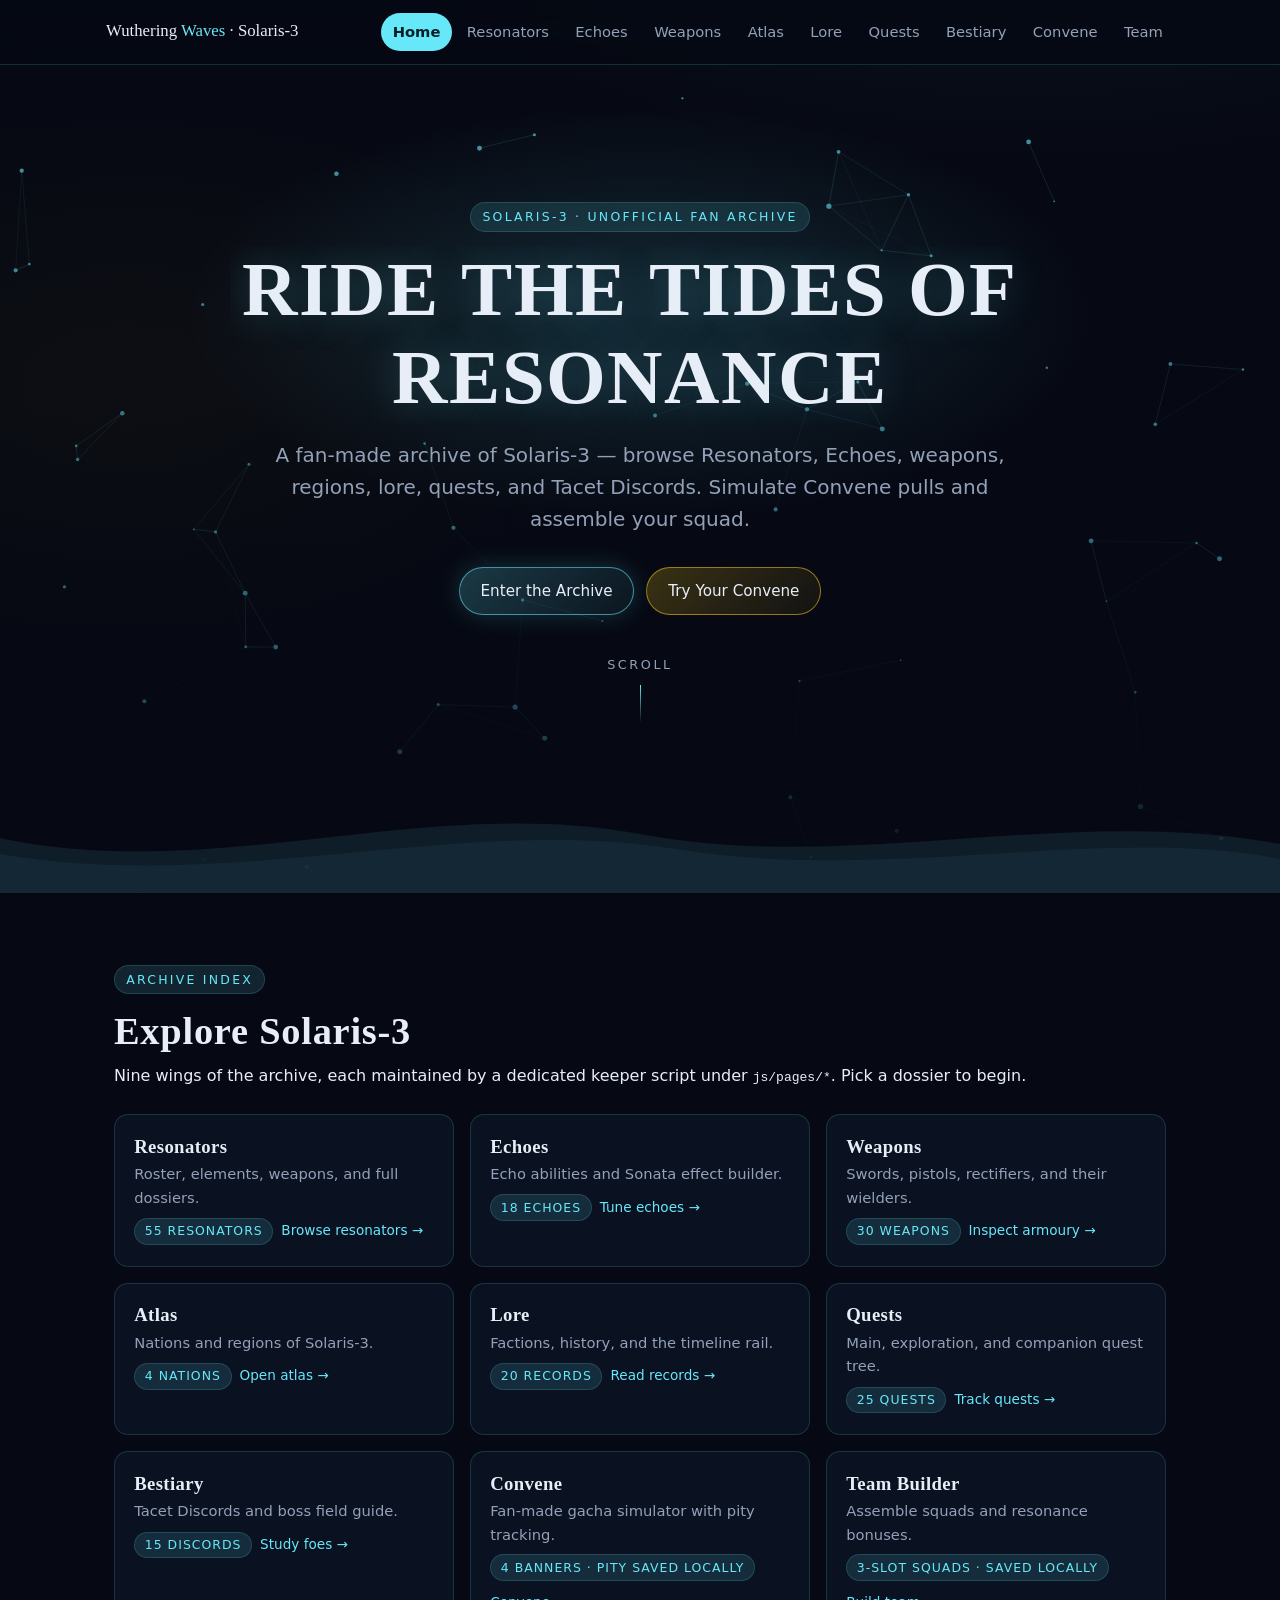
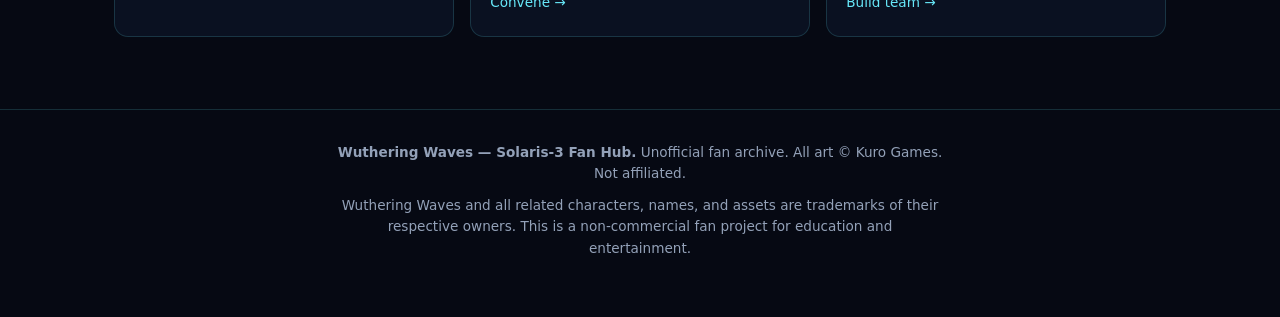
<file: index.html>
<!DOCTYPE html>
<html lang="en">
<head>
  <meta charset="UTF-8" />
  <meta name="viewport" content="width=device-width, initial-scale=1.0" />
  <meta name="description" content="Wuthering Waves unofficial fan archive — hub for resonators, echoes, weapons, atlas, lore, quests, bestiary, convene, and team building." />
  <title>Wuthering Waves — Solaris-3 Fan Archive</title>
  <link rel="stylesheet" href="styles/main.css" />
  <link rel="stylesheet" href="styles/pages.css" />
</head>
<body>
  <a class="skip-link" href="#hub">Skip to archive index</a>

  <header data-shared-nav>
    <nav class="nav-inner" aria-label="Primary">
      <a class="nav-brand" href="index.html">Wuthering <span>Waves</span> · Solaris-3</a>
      <button class="nav-toggle" type="button" aria-expanded="false" aria-label="Toggle navigation menu">☰</button>
      <ul class="nav-links">
        <li><a href="index.html">Home</a></li>
        <li><a href="resonators.html">Resonators</a></li>
        <li><a href="echoes.html">Echoes</a></li>
        <li><a href="weapons.html">Weapons</a></li>
        <li><a href="atlas.html">Atlas</a></li>
        <li><a href="lore.html">Lore</a></li>
        <li><a href="quests.html">Quests</a></li>
        <li><a href="bestiary.html">Bestiary</a></li>
        <li><a href="convene.html">Convene</a></li>
        <li><a href="team.html">Team</a></li>
      </ul>
    </nav>
  </header>

  <main id="page-home">
    <!-- ================= HERO ================= -->
    <section id="hero" aria-labelledby="hero-title">
      <canvas id="tacet-canvas" aria-hidden="true"></canvas>
      <div class="hero-content">
        <span class="section-eyebrow">Solaris-3 · Unofficial Fan Archive</span>
        <h1 id="hero-title">RIDE THE TIDES OF RESONANCE</h1>
        <p id="hero-subtitle">A fan-made archive of Solaris-3 — browse Resonators, Echoes, weapons, regions, lore, quests, and Tacet Discords. Simulate Convene pulls and assemble your squad.</p>
        <div id="hero-cta">
          <a class="btn btn-primary" href="#hub">Enter the Archive</a>
          <a class="btn btn-gold" href="convene.html">Try Your Convene</a>
        </div>
        <div class="scroll-cue" aria-hidden="true">Scroll</div>
      </div>
      <svg class="waves" viewBox="0 0 1440 120" preserveAspectRatio="none" aria-hidden="true">
        <path class="wave-path" d="M0,64 C240,110 480,20 720,60 C960,100 1200,30 1440,70 L1440,120 L0,120 Z" fill="rgba(103,232,249,0.10)"></path>
        <path class="wave-path" d="M0,80 C260,120 520,40 760,75 C1000,110 1240,50 1440,85 L1440,120 L0,120 Z" fill="rgba(103,232,249,0.06)"></path>
      </svg>
    </section>

    <!-- ================= HUB ================= -->
    <section id="hub" aria-labelledby="hub-heading">
      <span class="section-eyebrow">Archive Index</span>
      <h2 id="hub-heading">Explore Solaris-3</h2>
      <p class="lead">Nine wings of the archive, each maintained by a dedicated keeper script under <code>js/pages/*</code>. Pick a dossier to begin.</p>
      <ul class="hub-grid">
        <li class="hub-card" data-reveal><a href="resonators.html"><h3>Resonators</h3><p>Roster, elements, weapons, and full dossiers.</p><span class="hub-count" data-count-for="resonators">55 Resonators</span><span class="hub-cta">Browse resonators →</span></a></li>
        <li class="hub-card" data-reveal><a href="echoes.html"><h3>Echoes</h3><p>Echo abilities and Sonata effect builder.</p><span class="hub-count" data-count-for="echoes">18 Echoes</span><span class="hub-cta">Tune echoes →</span></a></li>
        <li class="hub-card" data-reveal><a href="weapons.html"><h3>Weapons</h3><p>Swords, pistols, rectifiers, and their wielders.</p><span class="hub-count" data-count-for="weapons">30 Weapons</span><span class="hub-cta">Inspect armoury →</span></a></li>
        <li class="hub-card" data-reveal><a href="atlas.html"><h3>Atlas</h3><p>Nations and regions of Solaris-3.</p><span class="hub-count" data-count-for="regions">4 Nations</span><span class="hub-cta">Open atlas →</span></a></li>
        <li class="hub-card" data-reveal><a href="lore.html"><h3>Lore</h3><p>Factions, history, and the timeline rail.</p><span class="hub-count" data-count-for="lore">20 Records</span><span class="hub-cta">Read records →</span></a></li>
        <li class="hub-card" data-reveal><a href="quests.html"><h3>Quests</h3><p>Main, exploration, and companion quest tree.</p><span class="hub-count" data-count-for="quests">25 Quests</span><span class="hub-cta">Track quests →</span></a></li>
        <li class="hub-card" data-reveal><a href="bestiary.html"><h3>Bestiary</h3><p>Tacet Discords and boss field guide.</p><span class="hub-count" data-count-for="discords">15 Discords</span><span class="hub-cta">Study foes →</span></a></li>
        <li class="hub-card" data-reveal><a href="convene.html"><h3>Convene</h3><p>Fan-made gacha simulator with pity tracking.</p><span class="hub-count">4 Banners · pity saved locally</span><span class="hub-cta">Convene →</span></a></li>
        <li class="hub-card" data-reveal><a href="team.html"><h3>Team Builder</h3><p>Assemble squads and resonance bonuses.</p><span class="hub-count">3-slot squads · saved locally</span><span class="hub-cta">Build team →</span></a></li>
      </ul>
    </section>
  </main>

  <footer data-shared-footer>
    <p><strong>Wuthering Waves — Solaris-3 Fan Hub.</strong> Unofficial fan archive. All art © Kuro Games. Not affiliated.</p>
    <p>Wuthering Waves and all related characters, names, and assets are trademarks of their respective owners. This is a non-commercial fan project for education and entertainment.</p>
  </footer>

  <script type="module" src="js/common/layout.js"></script>
</body>
</html>
</file>
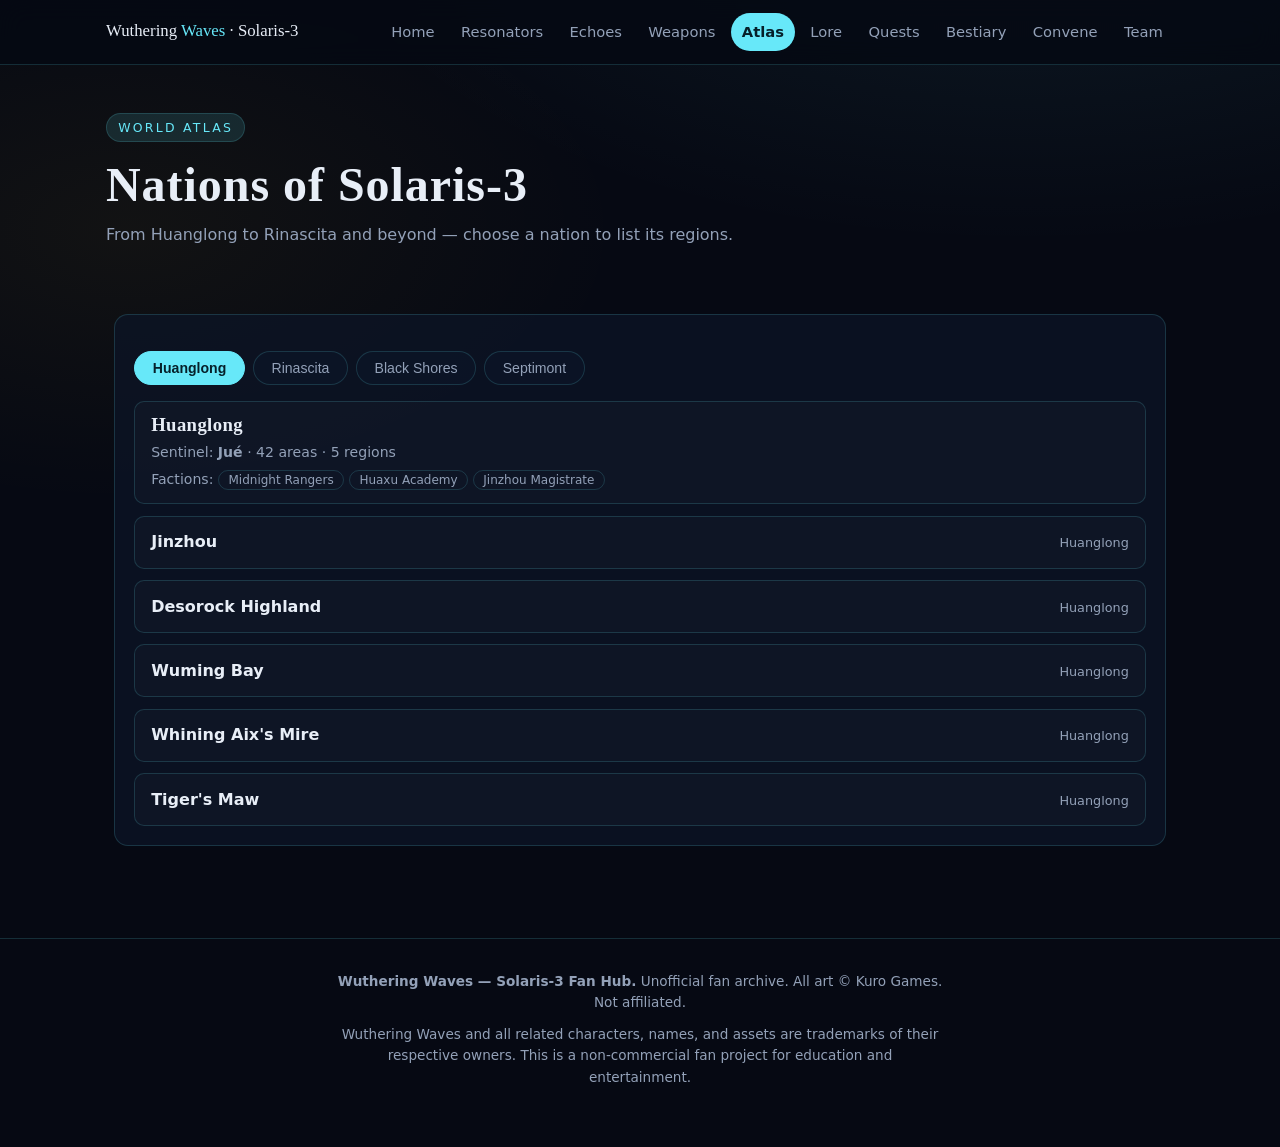
<file: atlas.html>
<!DOCTYPE html>
<html lang="en">
<head>
  <meta charset="UTF-8" />
  <meta name="viewport" content="width=device-width, initial-scale=1.0" />
  <meta name="description" content="Atlas of Solaris-3 — nations and regions. Unofficial fan archive." />
  <title>Atlas — Solaris-3 Fan Archive</title>
  <link rel="stylesheet" href="styles/main.css" />
  <link rel="stylesheet" href="styles/pages.css" />
</head>
<body>
  <a class="skip-link" href="#region-list">Skip to regions</a>

  <header data-shared-nav>
    <nav class="nav-inner" aria-label="Primary">
      <a class="nav-brand" href="index.html">Wuthering <span>Waves</span> · Solaris-3</a>
      <button class="nav-toggle" type="button" aria-expanded="false" aria-label="Toggle navigation menu">☰</button>
      <ul class="nav-links">
        <li><a href="index.html">Home</a></li>
        <li><a href="resonators.html">Resonators</a></li>
        <li><a href="echoes.html">Echoes</a></li>
        <li><a href="weapons.html">Weapons</a></li>
        <li><a href="atlas.html">Atlas</a></li>
        <li><a href="lore.html">Lore</a></li>
        <li><a href="quests.html">Quests</a></li>
        <li><a href="bestiary.html">Bestiary</a></li>
        <li><a href="convene.html">Convene</a></li>
        <li><a href="team.html">Team</a></li>
      </ul>
    </nav>
  </header>

  <main id="page-atlas">
    <div class="page-head">
      <span class="section-eyebrow">World Atlas</span>
      <h1>Nations of Solaris-3</h1>
      <p class="lead">From Huanglong to Rinascita and beyond — choose a nation to list its regions.</p>
    </div>

    <section class="archive-section" aria-label="Nations and regions">
      <div class="region-panel">
        <div id="nation-tabs" class="nation-tabs" role="tablist" aria-label="Nations">
          <button class="nation-tab active" role="tab" aria-selected="true" data-nation="Huanglong">Huanglong</button>
          <button class="nation-tab" role="tab" aria-selected="false" data-nation="Rinascita">Rinascita</button>
          <button class="nation-tab" role="tab" aria-selected="false" data-nation="Black Shores">Black Shores</button>
        </div>
        <ul id="region-list" aria-live="polite">
          <noscript><li>Enable JavaScript to browse regions.</li></noscript>
        </ul>
      </div>
      <!-- js/pages/atlas.js (atlas agent): renders #region-list per .nation-tab from data/atlas.json -->
    </section>
  </main>

  <footer data-shared-footer>
    <p><strong>Wuthering Waves — Solaris-3 Fan Hub.</strong> Unofficial fan archive. All art © Kuro Games. Not affiliated.</p>
    <p>Wuthering Waves and all related characters, names, and assets are trademarks of their respective owners. This is a non-commercial fan project for education and entertainment.</p>
  </footer>

  <script type="module" src="js/common/layout.js"></script>
</body>
</html>
</file>
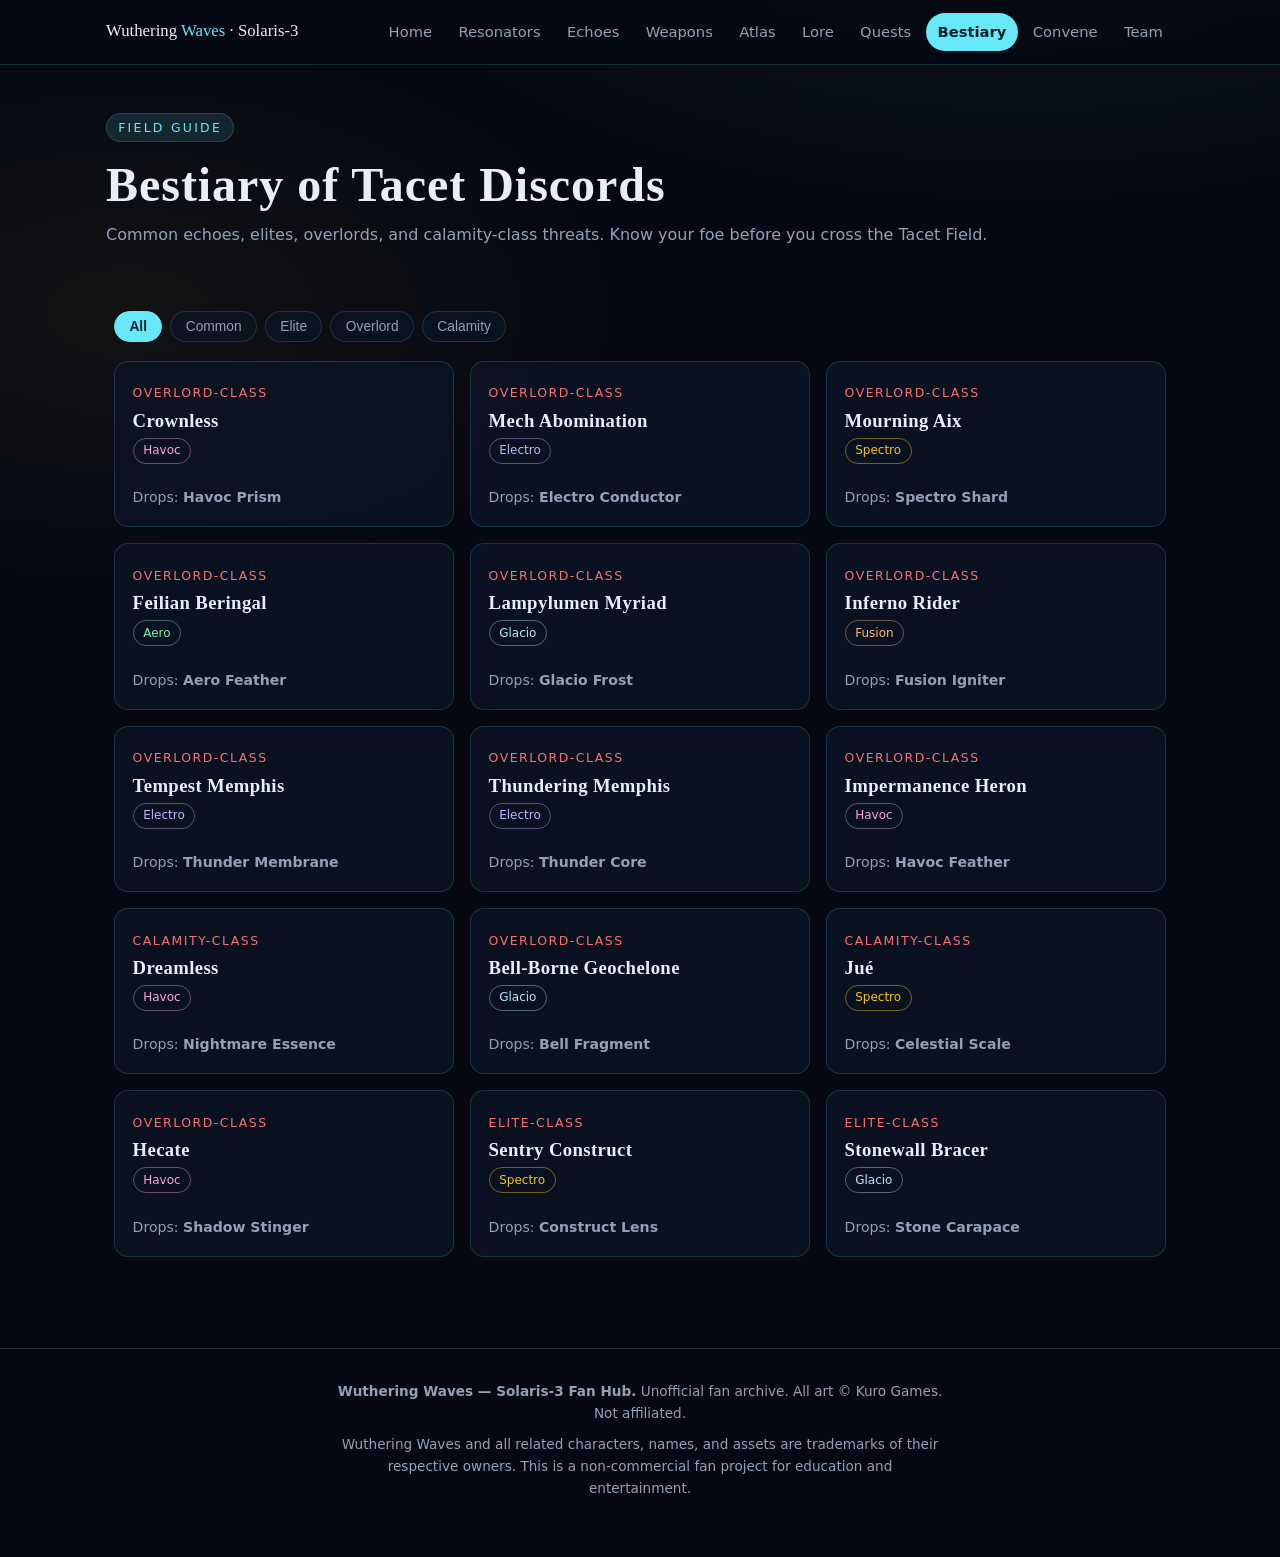
<file: bestiary.html>
<!DOCTYPE html>
<html lang="en">
<head>
  <meta charset="UTF-8" />
  <meta name="viewport" content="width=device-width, initial-scale=1.0" />
  <meta name="description" content="Bestiary of Tacet Discords — field guide to Solaris-3 foes. Unofficial fan archive." />
  <title>Bestiary — Solaris-3 Fan Archive</title>
  <link rel="stylesheet" href="styles/main.css" />
  <link rel="stylesheet" href="styles/pages.css" />
</head>
<body>
  <a class="skip-link" href="#bestiary-grid">Skip to bestiary</a>

  <header data-shared-nav>
    <nav class="nav-inner" aria-label="Primary">
      <a class="nav-brand" href="index.html">Wuthering <span>Waves</span> · Solaris-3</a>
      <button class="nav-toggle" type="button" aria-expanded="false" aria-label="Toggle navigation menu">☰</button>
      <ul class="nav-links">
        <li><a href="index.html">Home</a></li>
        <li><a href="resonators.html">Resonators</a></li>
        <li><a href="echoes.html">Echoes</a></li>
        <li><a href="weapons.html">Weapons</a></li>
        <li><a href="atlas.html">Atlas</a></li>
        <li><a href="lore.html">Lore</a></li>
        <li><a href="quests.html">Quests</a></li>
        <li><a href="bestiary.html">Bestiary</a></li>
        <li><a href="convene.html">Convene</a></li>
        <li><a href="team.html">Team</a></li>
      </ul>
    </nav>
  </header>

  <main id="page-bestiary">
    <div class="page-head">
      <span class="section-eyebrow">Field Guide</span>
      <h1>Bestiary of Tacet Discords</h1>
      <p class="lead">Common echoes, elites, overlords, and calamity-class threats. Know your foe before you cross the Tacet Field.</p>
    </div>

    <section class="archive-section" aria-label="Bestiary entries">
      <div class="bestiary-filters" aria-label="Bestiary filters">
        <!-- js/pages/bestiary.js (bestiary agent): injects class filter buttons here -->
      </div>
      <div id="bestiary-grid" class="archive-grid" aria-live="polite">
        <noscript><p>Enable JavaScript to browse the bestiary.</p></noscript>
      </div>
      <!-- js/pages/bestiary.js (bestiary agent): renders cards into #bestiary-grid from data/bestiary.json -->
    </section>
  </main>

  <footer data-shared-footer>
    <p><strong>Wuthering Waves — Solaris-3 Fan Hub.</strong> Unofficial fan archive. All art © Kuro Games. Not affiliated.</p>
    <p>Wuthering Waves and all related characters, names, and assets are trademarks of their respective owners. This is a non-commercial fan project for education and entertainment.</p>
  </footer>

  <script type="module" src="js/common/layout.js"></script>
</body>
</html>
</file>
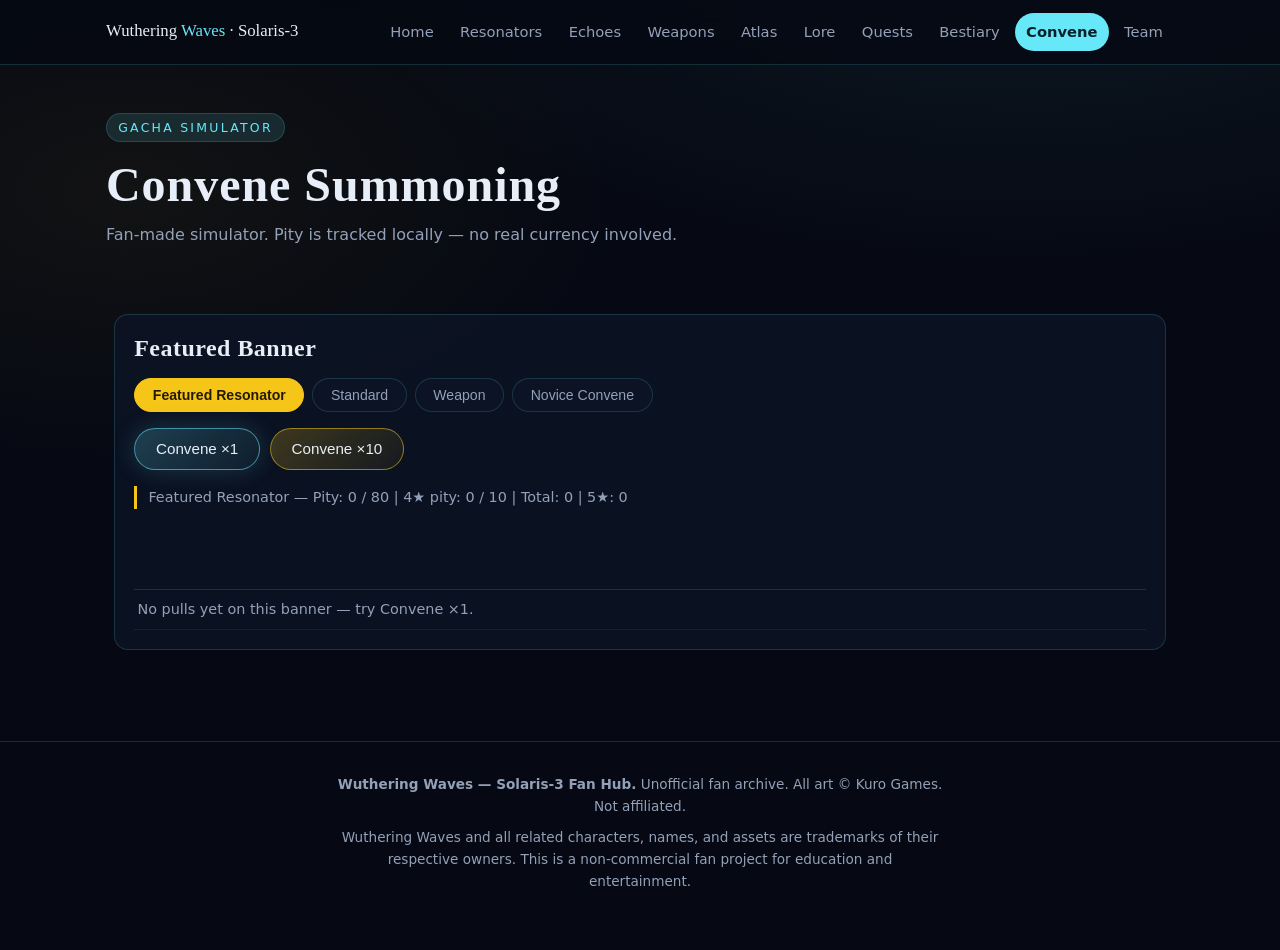
<file: convene.html>
<!DOCTYPE html>
<html lang="en">
<head>
  <meta charset="UTF-8" />
  <meta name="viewport" content="width=device-width, initial-scale=1.0" />
  <meta name="description" content="Convene simulator — fan-made gacha with pity tracking. Unofficial fan archive." />
  <title>Convene — Solaris-3 Fan Archive</title>
  <link rel="stylesheet" href="styles/main.css" />
  <link rel="stylesheet" href="styles/pages.css" />
</head>
<body>
  <a class="skip-link" href="#convene-results">Skip to results</a>

  <header data-shared-nav>
    <nav class="nav-inner" aria-label="Primary">
      <a class="nav-brand" href="index.html">Wuthering <span>Waves</span> · Solaris-3</a>
      <button class="nav-toggle" type="button" aria-expanded="false" aria-label="Toggle navigation menu">☰</button>
      <ul class="nav-links">
        <li><a href="index.html">Home</a></li>
        <li><a href="resonators.html">Resonators</a></li>
        <li><a href="echoes.html">Echoes</a></li>
        <li><a href="weapons.html">Weapons</a></li>
        <li><a href="atlas.html">Atlas</a></li>
        <li><a href="lore.html">Lore</a></li>
        <li><a href="quests.html">Quests</a></li>
        <li><a href="bestiary.html">Bestiary</a></li>
        <li><a href="convene.html">Convene</a></li>
        <li><a href="team.html">Team</a></li>
      </ul>
    </nav>
  </header>

  <main id="page-convene">
    <div class="page-head">
      <span class="section-eyebrow">Gacha Simulator</span>
      <h1>Convene Summoning</h1>
      <p class="lead">Fan-made simulator. Pity is tracked locally — no real currency involved.</p>
    </div>

    <section class="archive-section" aria-label="Convene simulator">
      <div class="banner-panel">
        <h2>Featured Banner</h2>
        <div id="banner-switcher" class="banner-switcher" role="tablist" aria-label="Convene banners">
          <button class="banner-btn active" role="tab" aria-selected="true" data-banner="featured">Featured Resonator</button>
          <button class="banner-btn" role="tab" aria-selected="false" data-banner="standard">Standard</button>
          <button class="banner-btn" role="tab" aria-selected="false" data-banner="weapon">Weapon</button>
        </div>
        <div class="convene-actions">
          <button id="pull-1" class="btn btn-primary" type="button">Convene ×1</button>
          <button id="pull-10" class="btn btn-gold" type="button">Convene ×10</button>
        </div>
        <div id="pity-counter" aria-live="polite">Pity: <strong>0</strong> · 5★ guaranteed within 80 pulls.</div>
        <div id="convene-results" aria-live="polite"></div>
        <ul id="convene-history" aria-label="Convene history"></ul>
      </div>
      <!-- js/pages/convene.js (convene agent): banner data, pull logic, #pity-counter + #convene-history -->
    </section>
  </main>

  <footer data-shared-footer>
    <p><strong>Wuthering Waves — Solaris-3 Fan Hub.</strong> Unofficial fan archive. All art © Kuro Games. Not affiliated.</p>
    <p>Wuthering Waves and all related characters, names, and assets are trademarks of their respective owners. This is a non-commercial fan project for education and entertainment.</p>
  </footer>

  <script type="module" src="js/common/layout.js"></script>
</body>
</html>
</file>
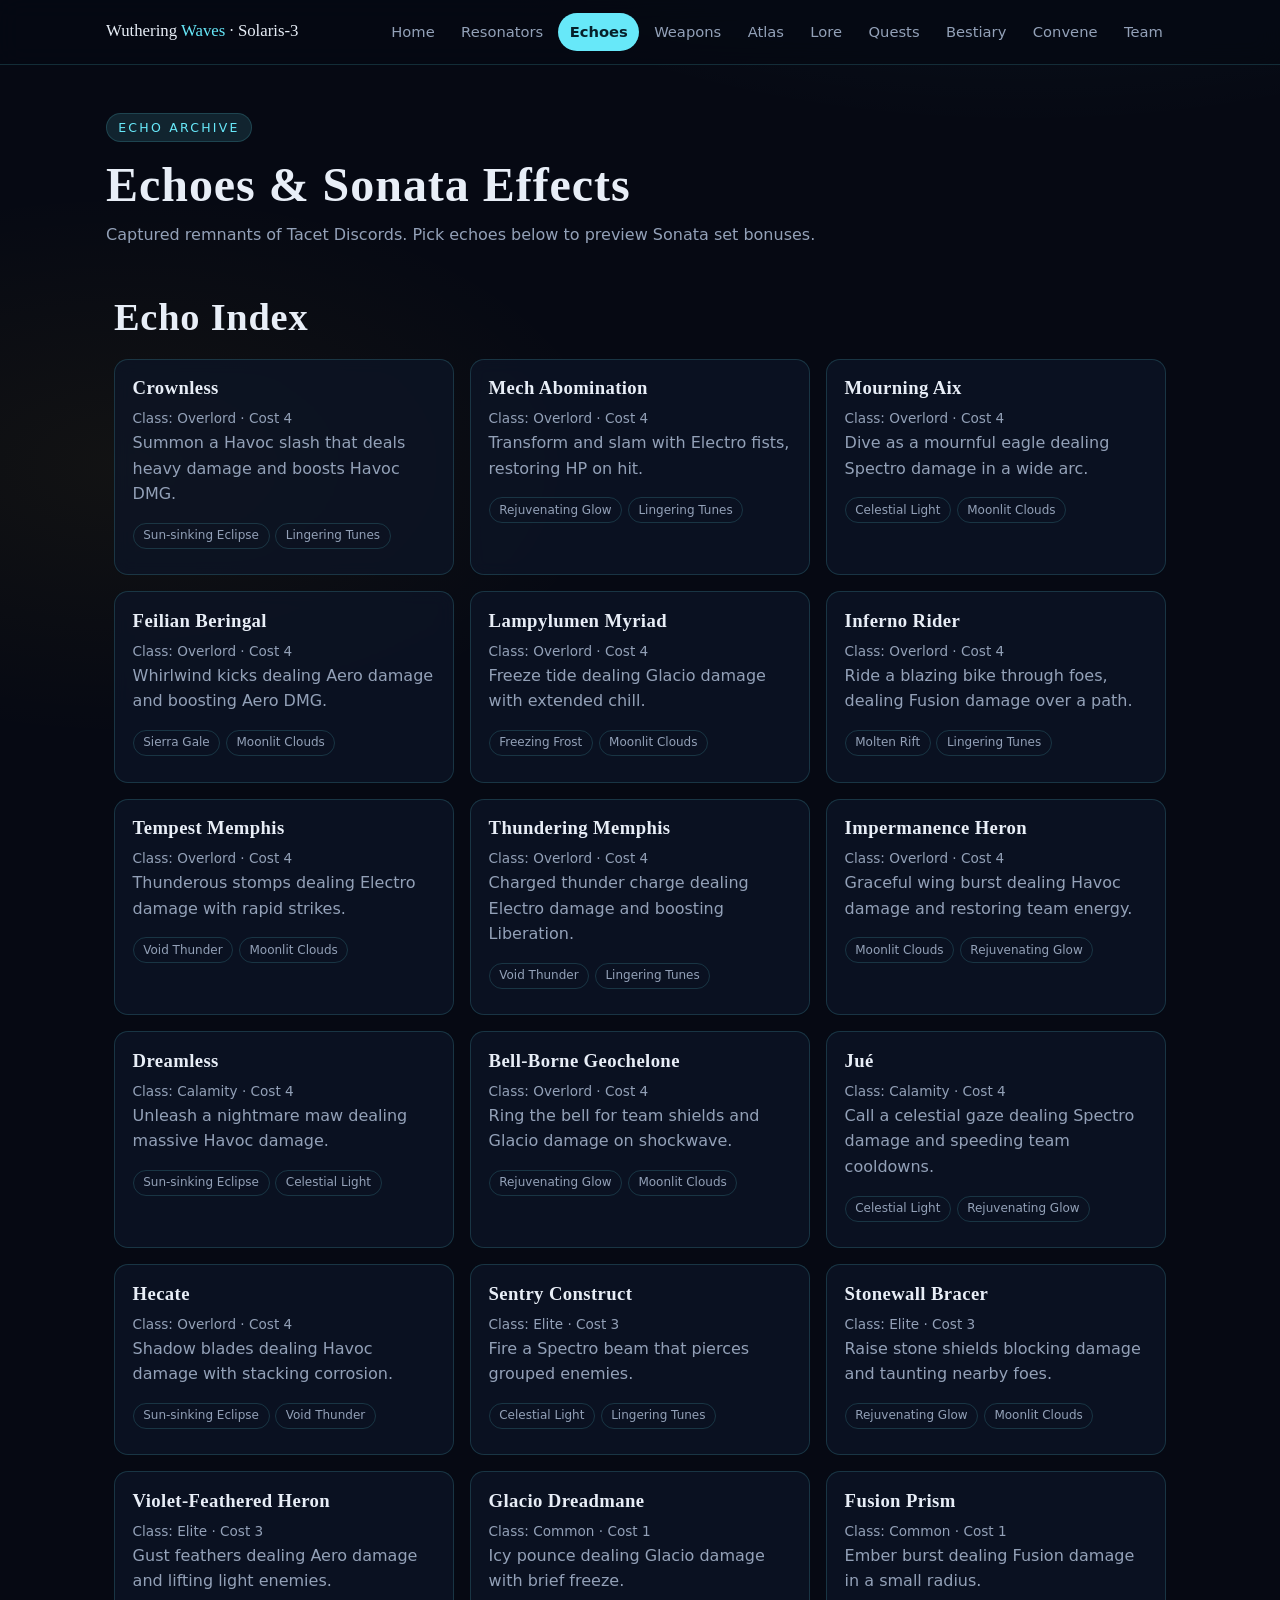
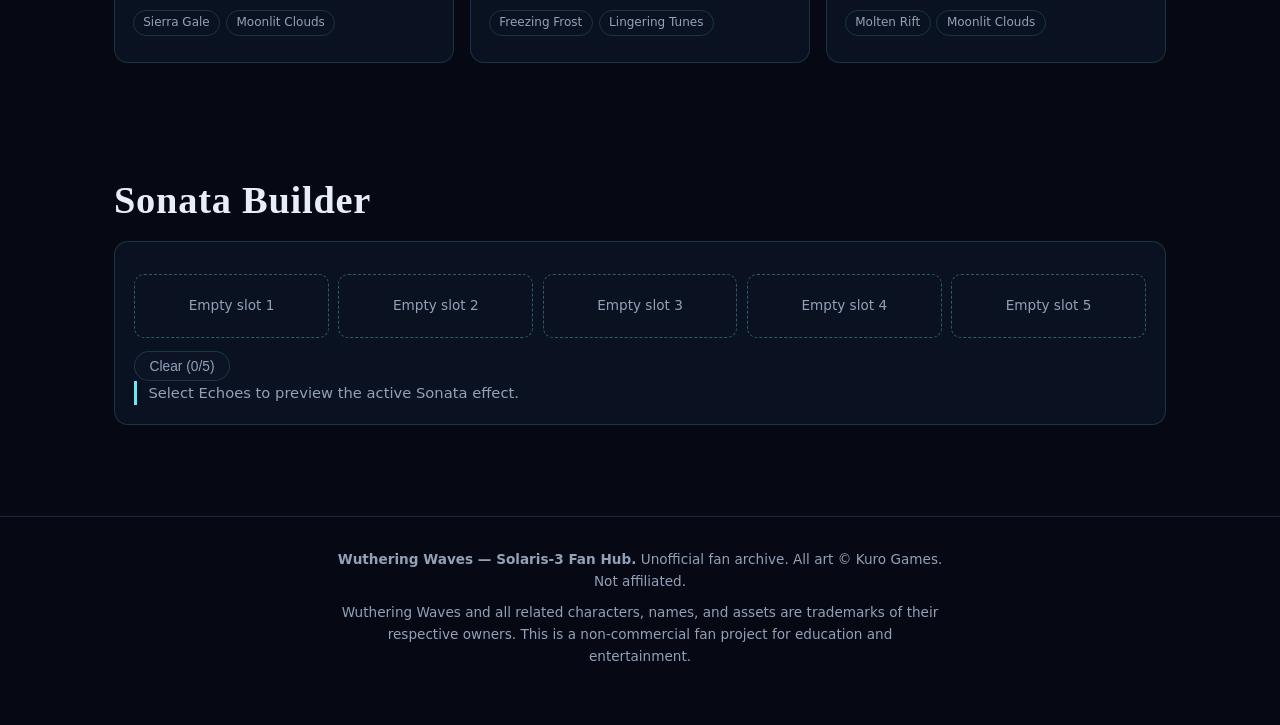
<file: echoes.html>
<!DOCTYPE html>
<html lang="en">
<head>
  <meta charset="UTF-8" />
  <meta name="viewport" content="width=device-width, initial-scale=1.0" />
  <meta name="description" content="Echo archive and Sonata effect builder. Unofficial fan archive." />
  <title>Echoes — Solaris-3 Fan Archive</title>
  <link rel="stylesheet" href="styles/main.css" />
  <link rel="stylesheet" href="styles/pages.css" />
</head>
<body>
  <a class="skip-link" href="#echo-grid">Skip to echo list</a>

  <header data-shared-nav>
    <nav class="nav-inner" aria-label="Primary">
      <a class="nav-brand" href="index.html">Wuthering <span>Waves</span> · Solaris-3</a>
      <button class="nav-toggle" type="button" aria-expanded="false" aria-label="Toggle navigation menu">☰</button>
      <ul class="nav-links">
        <li><a href="index.html">Home</a></li>
        <li><a href="resonators.html">Resonators</a></li>
        <li><a href="echoes.html">Echoes</a></li>
        <li><a href="weapons.html">Weapons</a></li>
        <li><a href="atlas.html">Atlas</a></li>
        <li><a href="lore.html">Lore</a></li>
        <li><a href="quests.html">Quests</a></li>
        <li><a href="bestiary.html">Bestiary</a></li>
        <li><a href="convene.html">Convene</a></li>
        <li><a href="team.html">Team</a></li>
      </ul>
    </nav>
  </header>

  <main id="page-echoes">
    <div class="page-head">
      <span class="section-eyebrow">Echo Archive</span>
      <h1>Echoes &amp; Sonata Effects</h1>
      <p class="lead">Captured remnants of Tacet Discords. Pick echoes below to preview Sonata set bonuses.</p>
    </div>

    <section class="archive-section" aria-label="Echo list">
      <h2>Echo Index</h2>
      <div id="echo-grid" class="archive-grid" aria-live="polite">
        <noscript><p>Enable JavaScript to browse Echoes.</p></noscript>
      </div>
    </section>

    <section class="archive-section" aria-label="Sonata builder">
      <h2>Sonata Builder</h2>
      <div class="sonata-panel">
        <div id="sonata-builder">
          <div class="sonata-slots" aria-label="Sonata echo slots"></div>
        </div>
        <div id="sonata-preview" aria-live="polite">Select Echoes to preview the active Sonata effect.</div>
      </div>
      <!-- js/pages/echoes.js (echo agent): renders #echo-grid, wires #sonata-builder → #sonata-preview -->
    </section>
  </main>

  <footer data-shared-footer>
    <p><strong>Wuthering Waves — Solaris-3 Fan Hub.</strong> Unofficial fan archive. All art © Kuro Games. Not affiliated.</p>
    <p>Wuthering Waves and all related characters, names, and assets are trademarks of their respective owners. This is a non-commercial fan project for education and entertainment.</p>
  </footer>

  <script type="module" src="js/common/layout.js"></script>
</body>
</html>
</file>
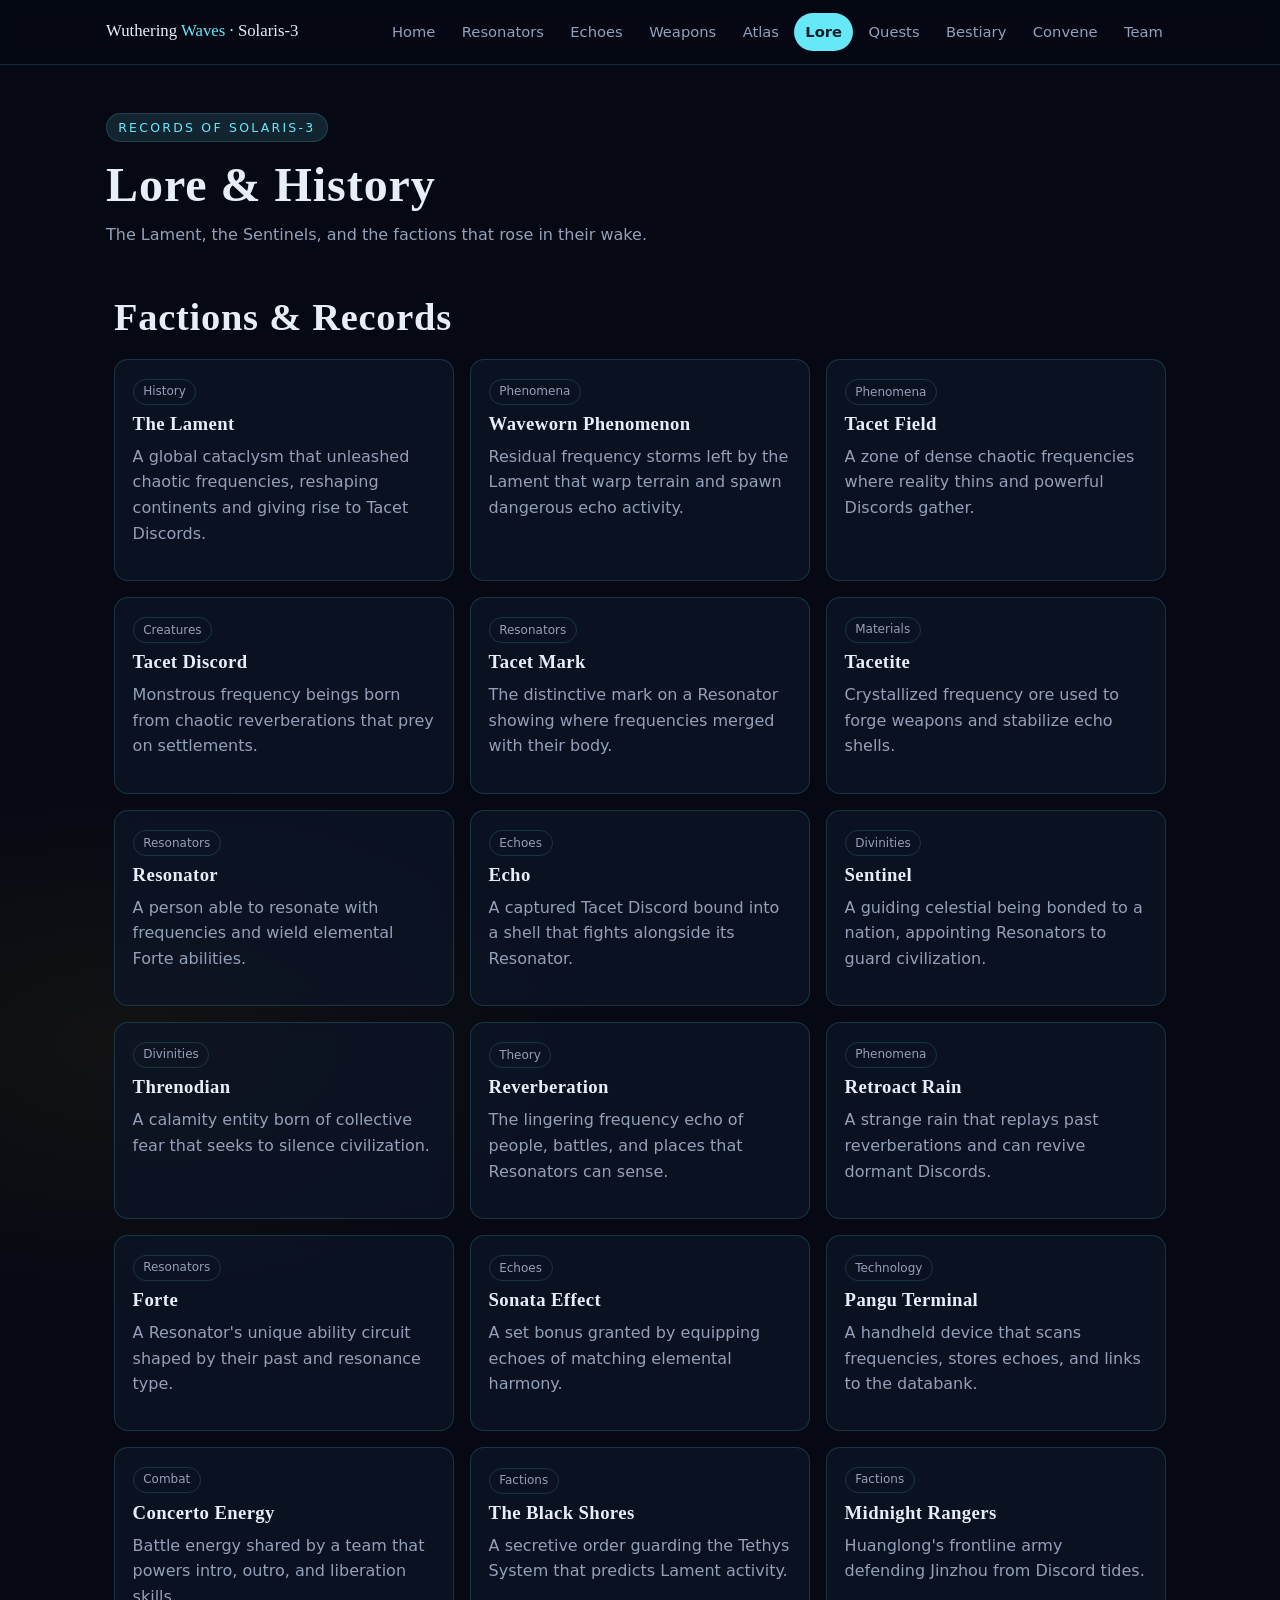
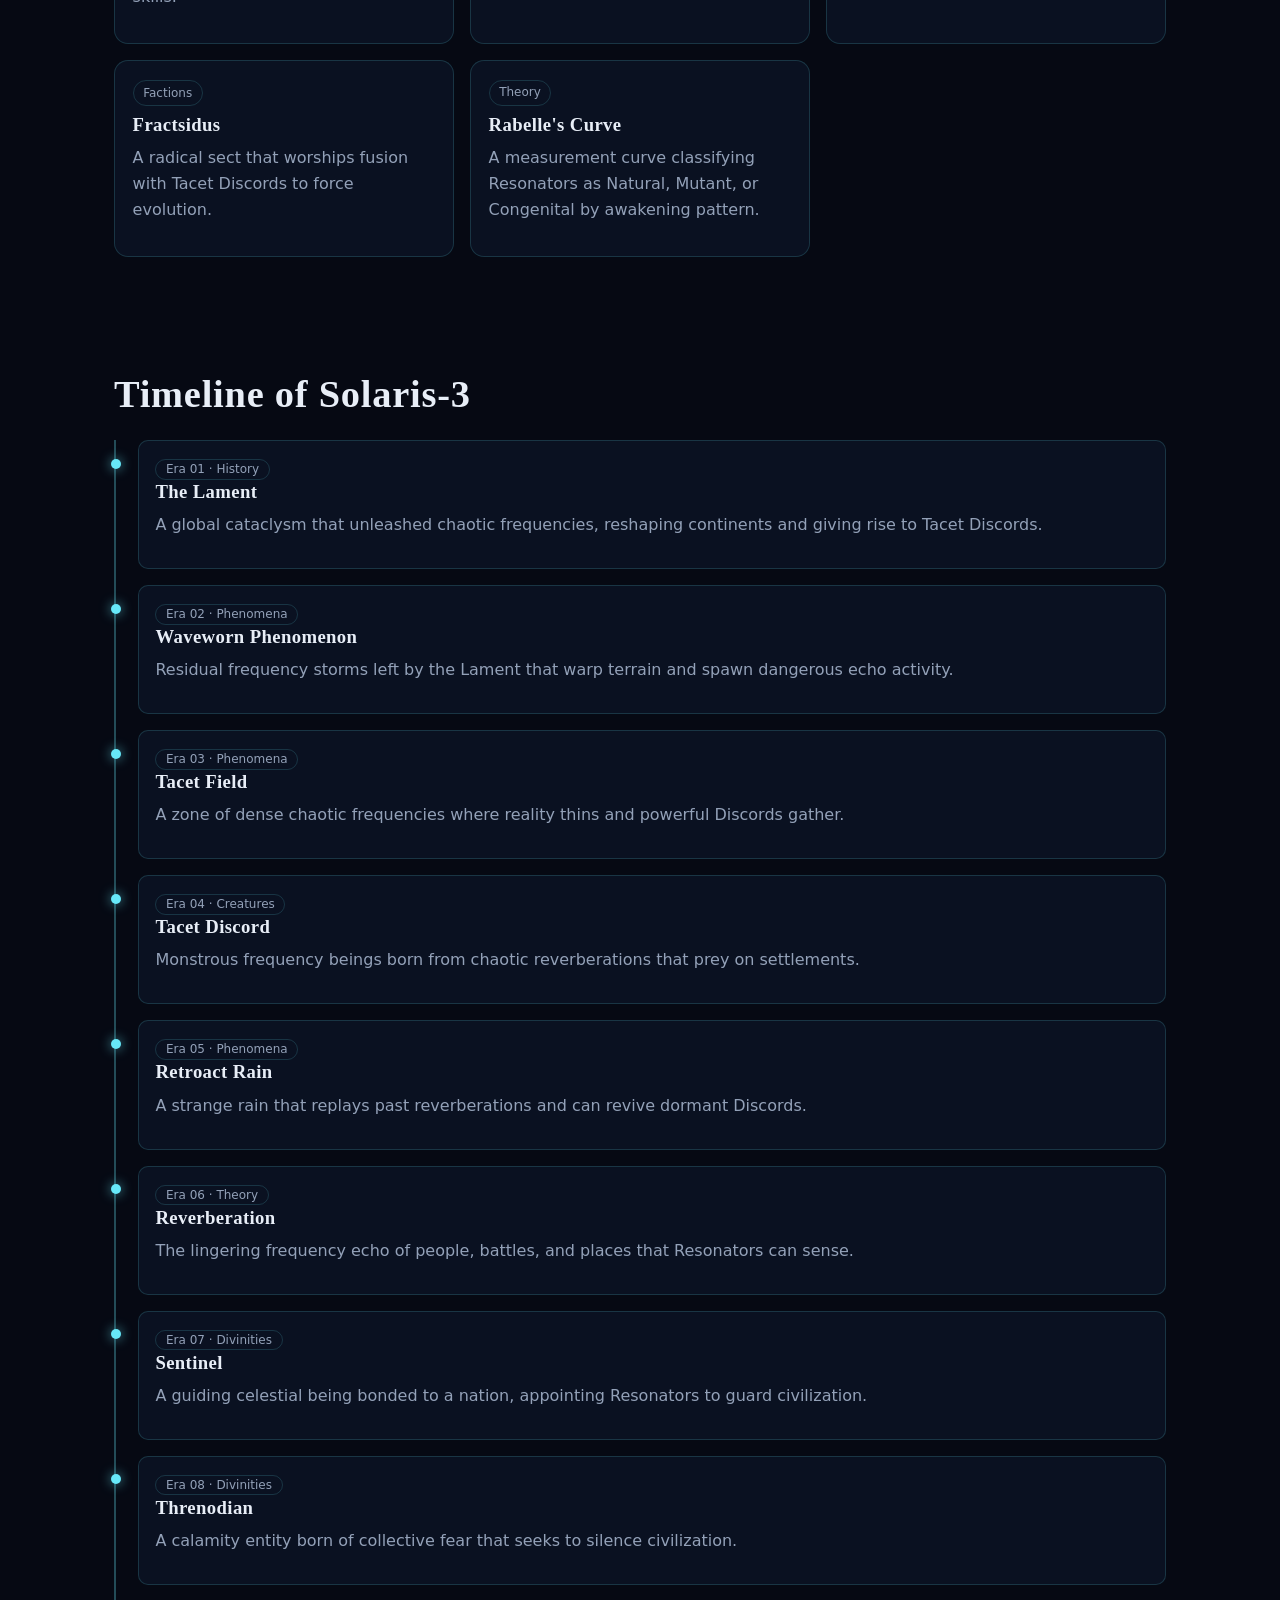
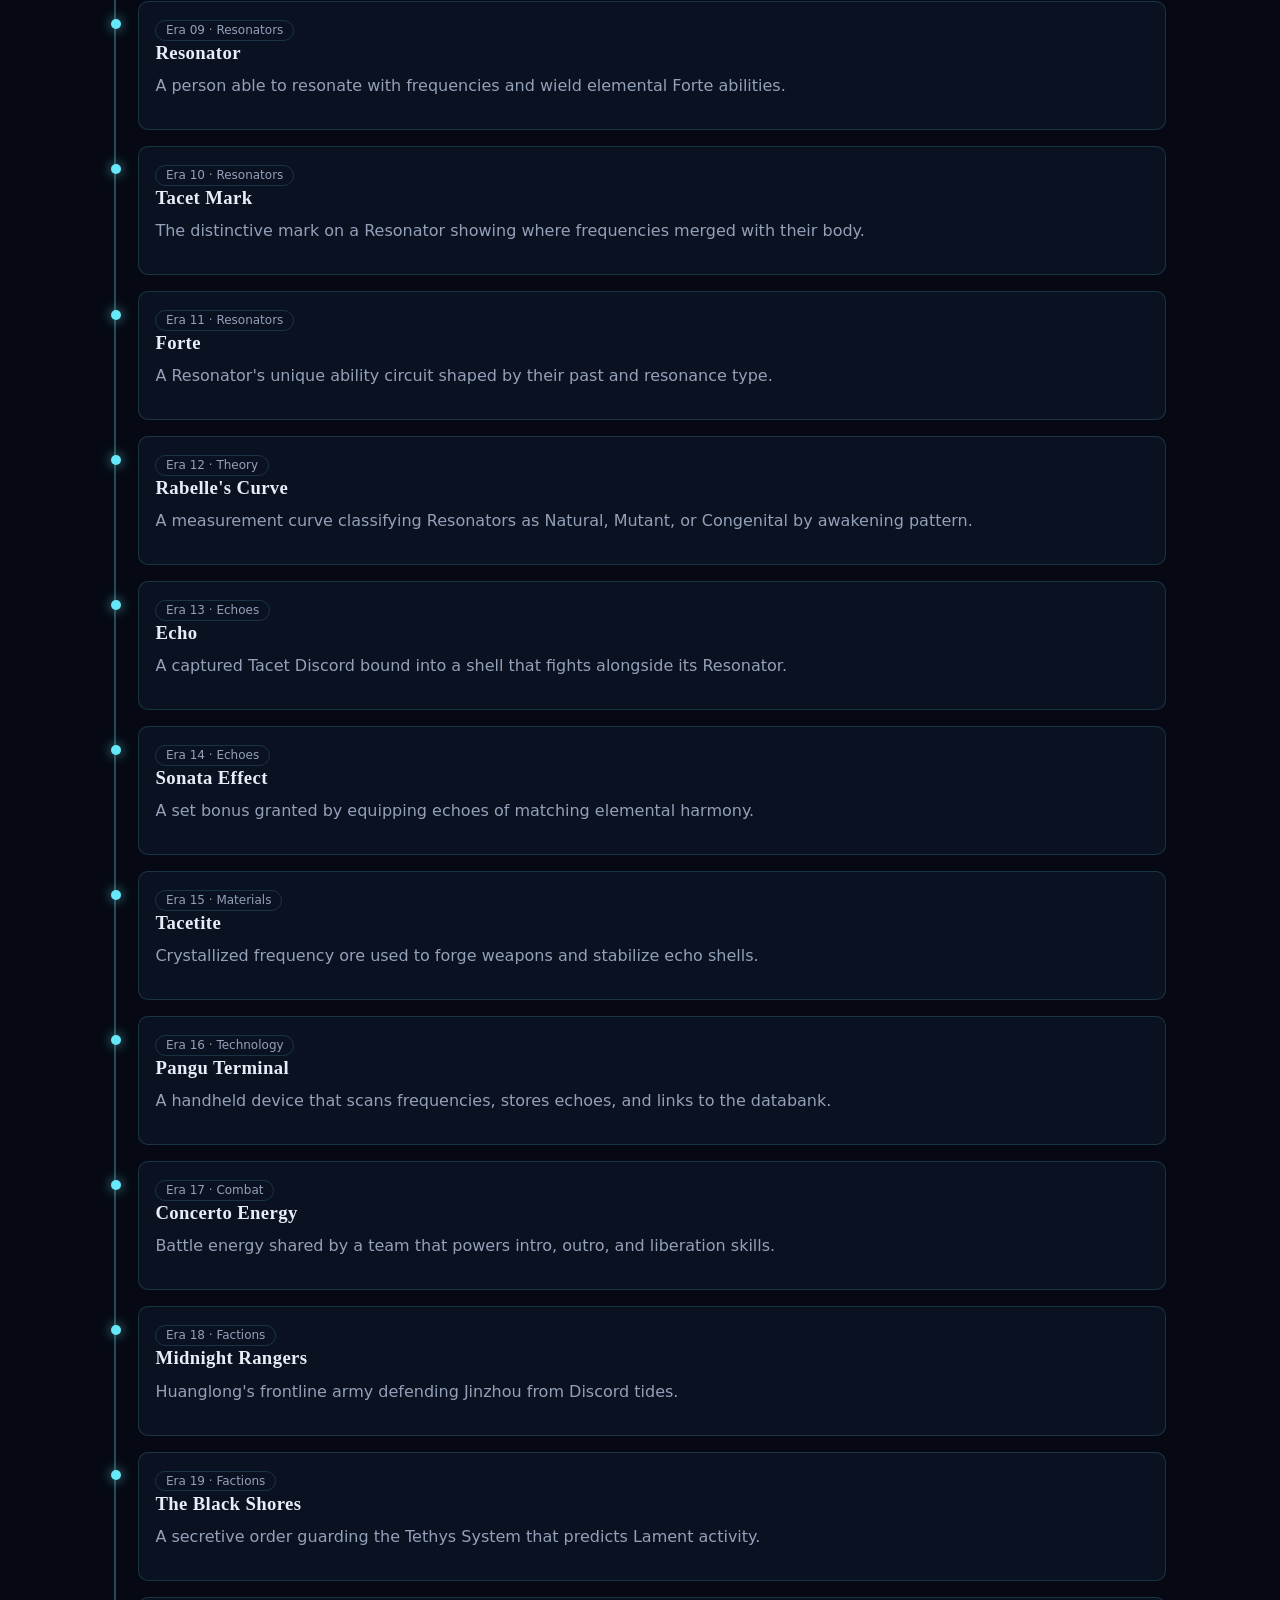
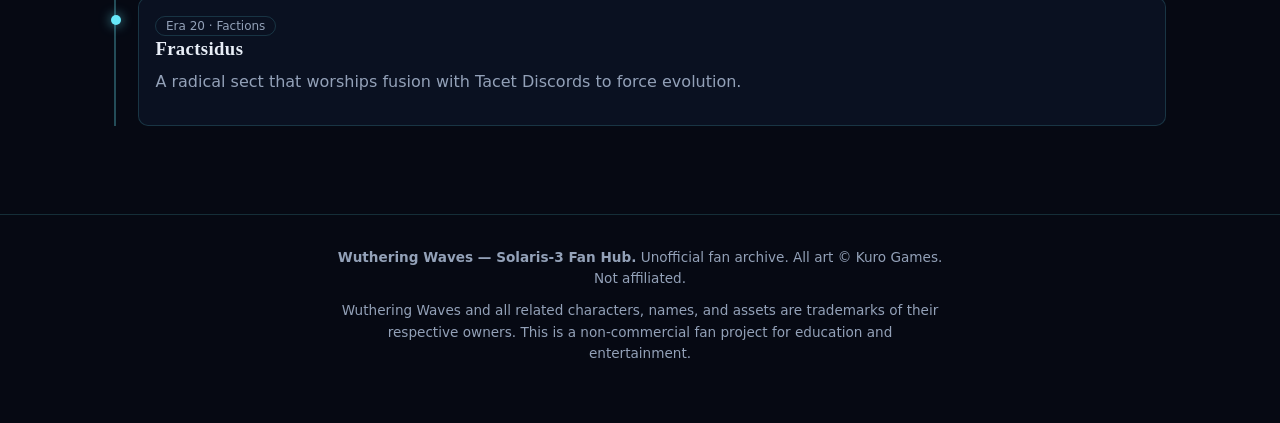
<file: lore.html>
<!DOCTYPE html>
<html lang="en">
<head>
  <meta charset="UTF-8" />
  <meta name="viewport" content="width=device-width, initial-scale=1.0" />
  <meta name="description" content="Lore records and timeline of Solaris-3. Unofficial fan archive." />
  <title>Lore — Solaris-3 Fan Archive</title>
  <link rel="stylesheet" href="styles/main.css" />
  <link rel="stylesheet" href="styles/pages.css" />
</head>
<body>
  <a class="skip-link" href="#timeline-rail">Skip to timeline</a>

  <header data-shared-nav>
    <nav class="nav-inner" aria-label="Primary">
      <a class="nav-brand" href="index.html">Wuthering <span>Waves</span> · Solaris-3</a>
      <button class="nav-toggle" type="button" aria-expanded="false" aria-label="Toggle navigation menu">☰</button>
      <ul class="nav-links">
        <li><a href="index.html">Home</a></li>
        <li><a href="resonators.html">Resonators</a></li>
        <li><a href="echoes.html">Echoes</a></li>
        <li><a href="weapons.html">Weapons</a></li>
        <li><a href="atlas.html">Atlas</a></li>
        <li><a href="lore.html">Lore</a></li>
        <li><a href="quests.html">Quests</a></li>
        <li><a href="bestiary.html">Bestiary</a></li>
        <li><a href="convene.html">Convene</a></li>
        <li><a href="team.html">Team</a></li>
      </ul>
    </nav>
  </header>

  <main id="page-lore">
    <div class="page-head">
      <span class="section-eyebrow">Records of Solaris-3</span>
      <h1>Lore &amp; History</h1>
      <p class="lead">The Lament, the Sentinels, and the factions that rose in their wake.</p>
    </div>

    <section class="archive-section" aria-label="Lore entries">
      <h2>Factions &amp; Records</h2>
      <div id="lore-grid" class="archive-grid" aria-live="polite">
        <noscript><p>Enable JavaScript to browse lore records.</p></noscript>
      </div>
    </section>

    <section class="archive-section" aria-label="Timeline">
      <h2>Timeline of Solaris-3</h2>
      <div id="timeline-rail" class="timeline-rail" aria-live="polite">
        <noscript><p>Enable JavaScript to view the timeline.</p></noscript>
      </div>
      <!-- js/pages/lore.js (lore agent): renders #lore-grid cards + #timeline-rail nodes from data/lore.json -->
    </section>
  </main>

  <footer data-shared-footer>
    <p><strong>Wuthering Waves — Solaris-3 Fan Hub.</strong> Unofficial fan archive. All art © Kuro Games. Not affiliated.</p>
    <p>Wuthering Waves and all related characters, names, and assets are trademarks of their respective owners. This is a non-commercial fan project for education and entertainment.</p>
  </footer>

  <script type="module" src="js/common/layout.js"></script>
</body>
</html>
</file>
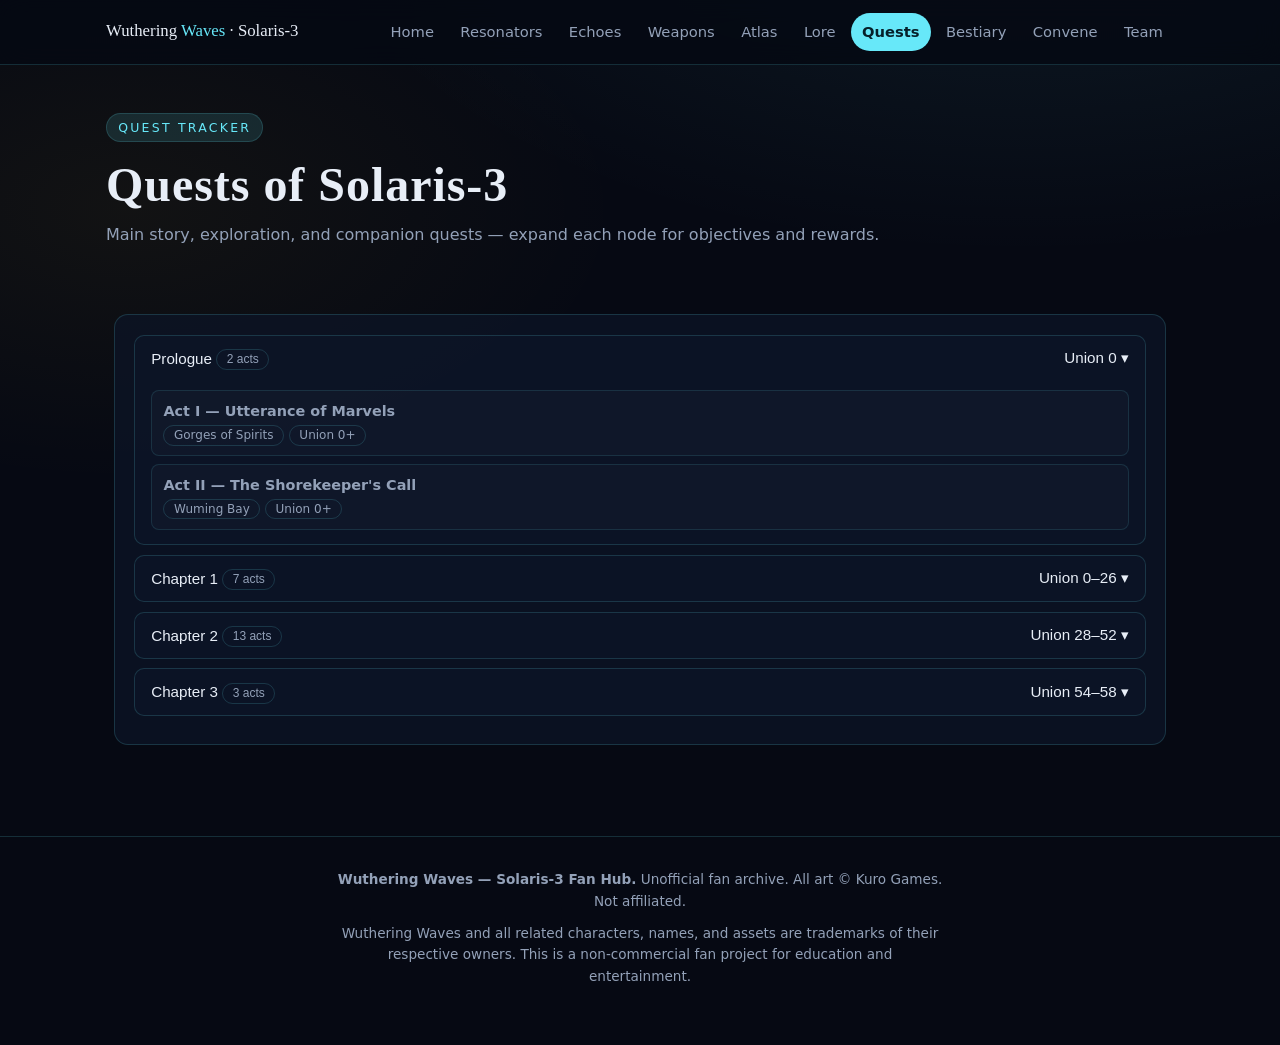
<file: quests.html>
<!DOCTYPE html>
<html lang="en">
<head>
  <meta charset="UTF-8" />
  <meta name="viewport" content="width=device-width, initial-scale=1.0" />
  <meta name="description" content="Quest tracker — main, exploration, and companion quests. Unofficial fan archive." />
  <title>Quests — Solaris-3 Fan Archive</title>
  <link rel="stylesheet" href="styles/main.css" />
  <link rel="stylesheet" href="styles/pages.css" />
</head>
<body>
  <a class="skip-link" href="#quest-tree">Skip to quest tree</a>

  <header data-shared-nav>
    <nav class="nav-inner" aria-label="Primary">
      <a class="nav-brand" href="index.html">Wuthering <span>Waves</span> · Solaris-3</a>
      <button class="nav-toggle" type="button" aria-expanded="false" aria-label="Toggle navigation menu">☰</button>
      <ul class="nav-links">
        <li><a href="index.html">Home</a></li>
        <li><a href="resonators.html">Resonators</a></li>
        <li><a href="echoes.html">Echoes</a></li>
        <li><a href="weapons.html">Weapons</a></li>
        <li><a href="atlas.html">Atlas</a></li>
        <li><a href="lore.html">Lore</a></li>
        <li><a href="quests.html">Quests</a></li>
        <li><a href="bestiary.html">Bestiary</a></li>
        <li><a href="convene.html">Convene</a></li>
        <li><a href="team.html">Team</a></li>
      </ul>
    </nav>
  </header>

  <main id="page-quests">
    <div class="page-head">
      <span class="section-eyebrow">Quest Tracker</span>
      <h1>Quests of Solaris-3</h1>
      <p class="lead">Main story, exploration, and companion quests — expand each node for objectives and rewards.</p>
    </div>

    <section class="archive-section" aria-label="Quest tree">
      <div class="quest-panel">
        <div id="quest-tree" aria-live="polite">
          <noscript><p>Enable JavaScript to browse quests.</p></noscript>
        </div>
      </div>
      <!-- js/pages/quests.js (quest agent): renders accordion .quest-node list into #quest-tree from data/quests.json -->
    </section>
  </main>

  <footer data-shared-footer>
    <p><strong>Wuthering Waves — Solaris-3 Fan Hub.</strong> Unofficial fan archive. All art © Kuro Games. Not affiliated.</p>
    <p>Wuthering Waves and all related characters, names, and assets are trademarks of their respective owners. This is a non-commercial fan project for education and entertainment.</p>
  </footer>

  <script type="module" src="js/common/layout.js"></script>
</body>
</html>
</file>
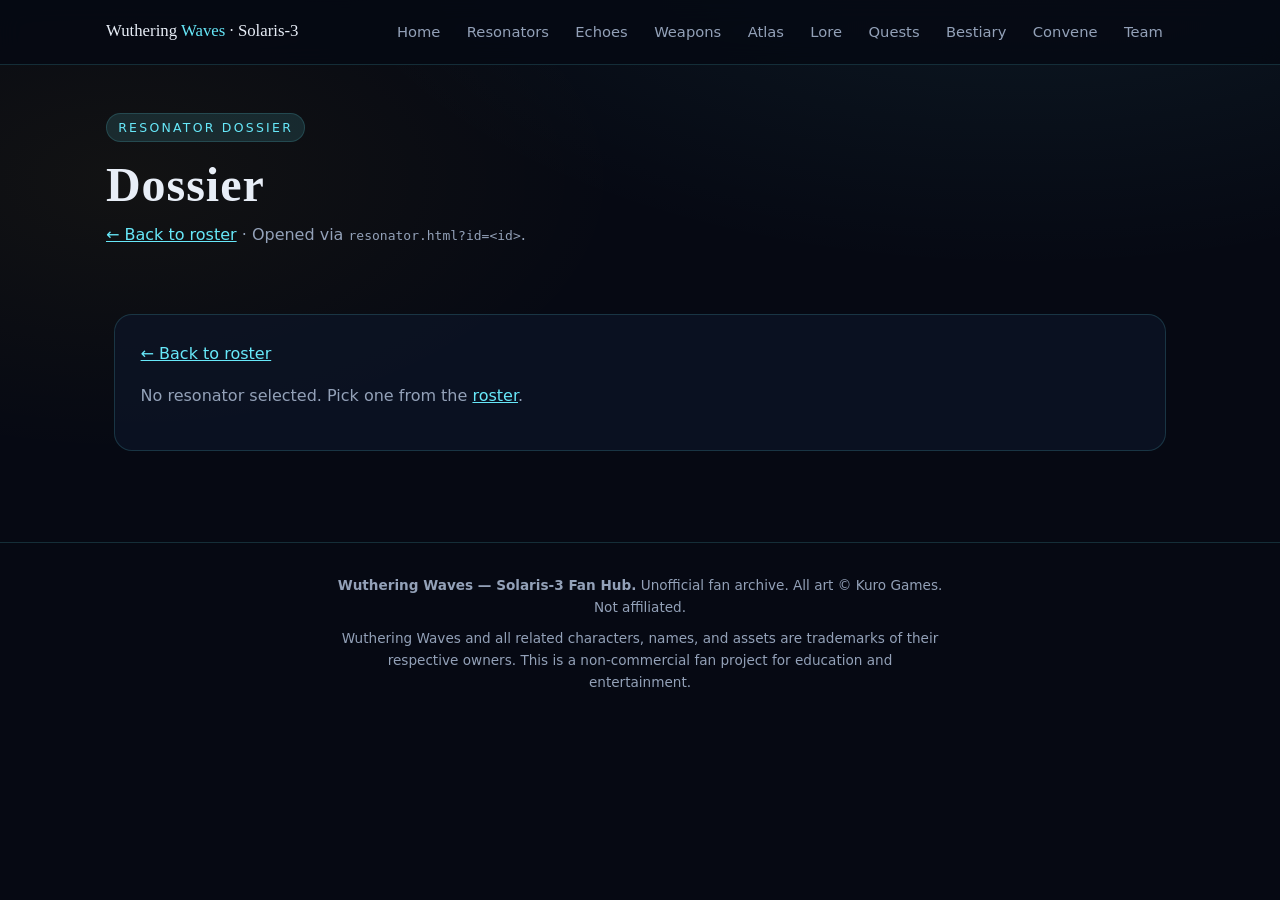
<file: resonator.html>
<!DOCTYPE html>
<html lang="en">
<head>
  <meta charset="UTF-8" />
  <meta name="viewport" content="width=device-width, initial-scale=1.0" />
  <meta name="description" content="Resonator dossier — full profile, skills, and builds. Unofficial fan archive." />
  <title>Resonator Dossier — Solaris-3 Fan Archive</title>
  <link rel="stylesheet" href="styles/main.css" />
  <link rel="stylesheet" href="styles/pages.css" />
</head>
<body>
  <a class="skip-link" href="#dossier">Skip to dossier</a>

  <header data-shared-nav>
    <nav class="nav-inner" aria-label="Primary">
      <a class="nav-brand" href="index.html">Wuthering <span>Waves</span> · Solaris-3</a>
      <button class="nav-toggle" type="button" aria-expanded="false" aria-label="Toggle navigation menu">☰</button>
      <ul class="nav-links">
        <li><a href="index.html">Home</a></li>
        <li><a href="resonators.html">Resonators</a></li>
        <li><a href="echoes.html">Echoes</a></li>
        <li><a href="weapons.html">Weapons</a></li>
        <li><a href="atlas.html">Atlas</a></li>
        <li><a href="lore.html">Lore</a></li>
        <li><a href="quests.html">Quests</a></li>
        <li><a href="bestiary.html">Bestiary</a></li>
        <li><a href="convene.html">Convene</a></li>
        <li><a href="team.html">Team</a></li>
      </ul>
    </nav>
  </header>

  <main id="page-resonator">
    <div class="page-head">
      <span class="section-eyebrow">Resonator Dossier</span>
      <h1>Dossier</h1>
      <p class="lead"><a href="resonators.html">← Back to roster</a> · Opened via <code>resonator.html?id=&lt;id&gt;</code>.</p>
    </div>

    <section class="archive-section" aria-label="Resonator dossier">
      <div id="dossier" class="dossier" aria-live="polite">
        <p class="dossier-loading">Loading dossier…</p>
        <noscript><p>Enable JavaScript to view this Resonator dossier.</p></noscript>
      </div>
      <!-- js/pages/resonator.js (dossier agent): reads ?id=, renders portrait, stats, skills, build tabs -->
    </section>
  </main>

  <footer data-shared-footer>
    <p><strong>Wuthering Waves — Solaris-3 Fan Hub.</strong> Unofficial fan archive. All art © Kuro Games. Not affiliated.</p>
    <p>Wuthering Waves and all related characters, names, and assets are trademarks of their respective owners. This is a non-commercial fan project for education and entertainment.</p>
  </footer>

  <script type="module" src="js/common/layout.js"></script>
</body>
</html>
</file>
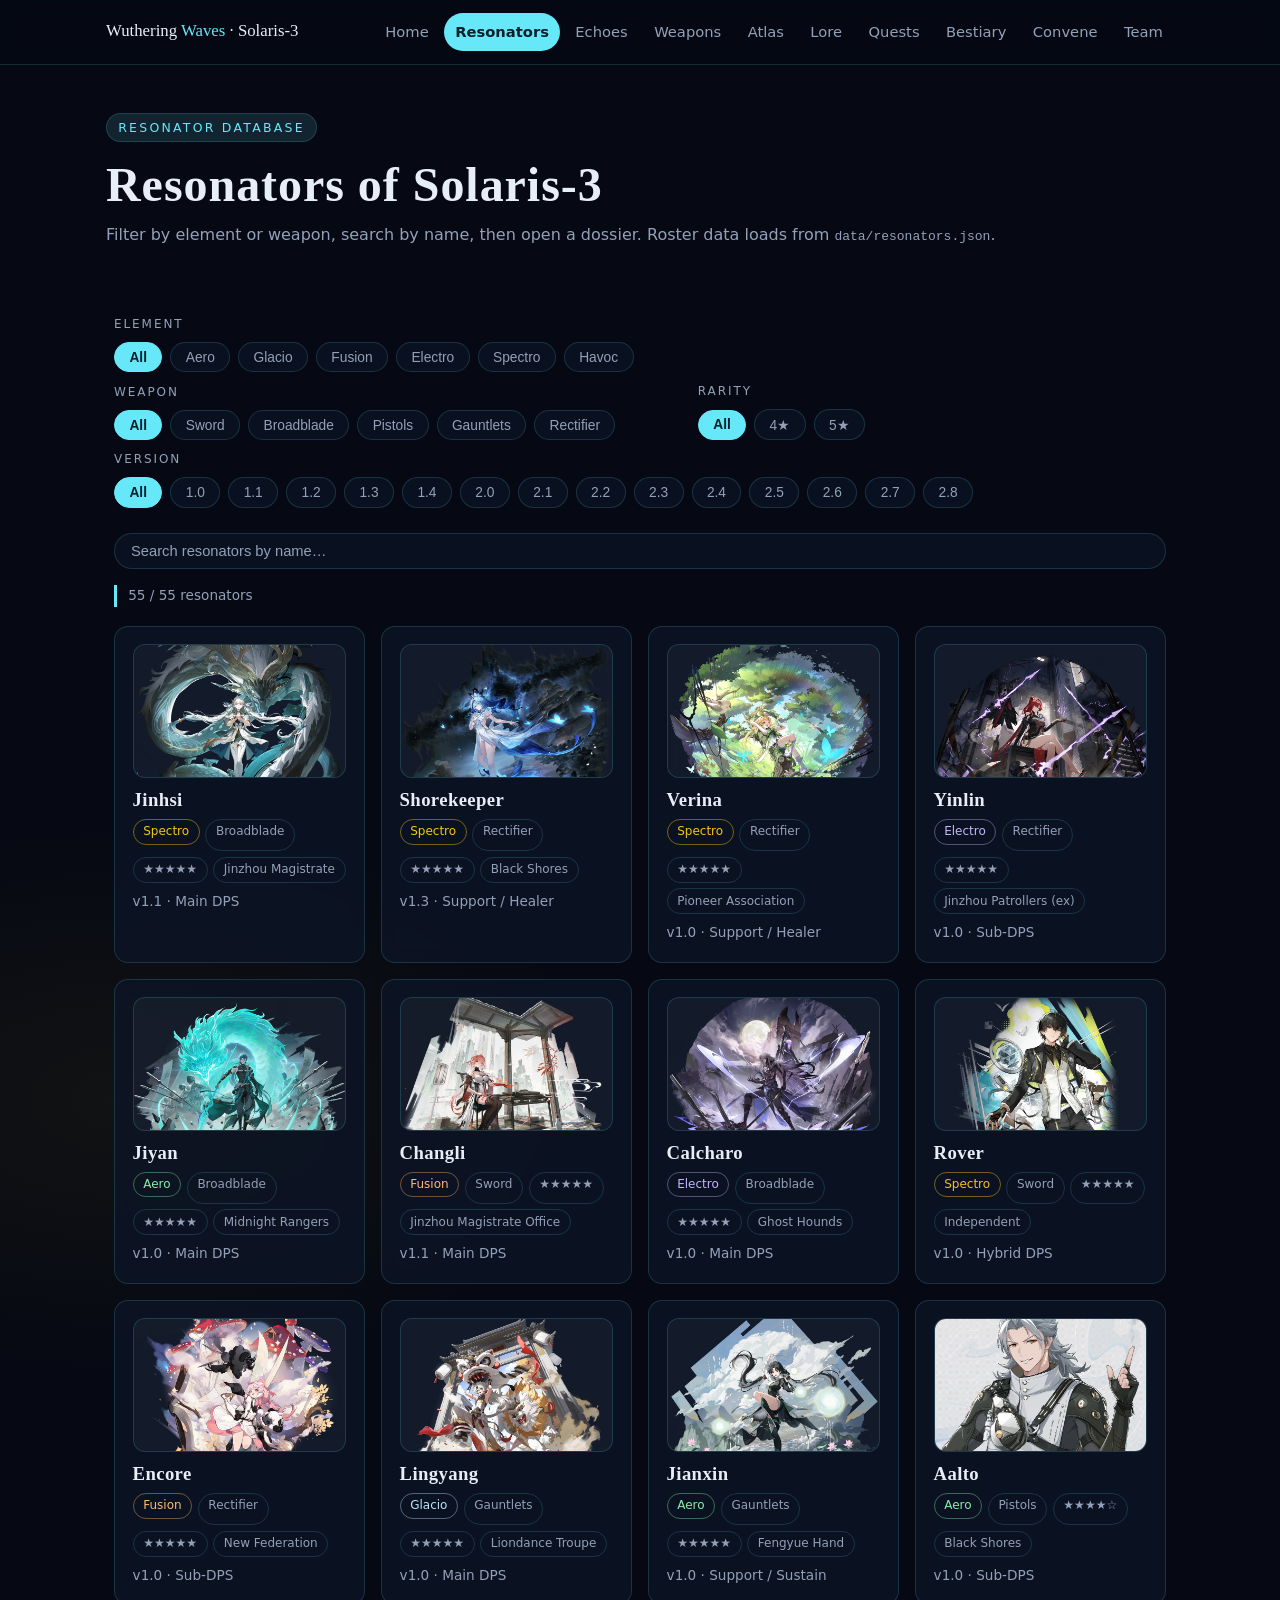
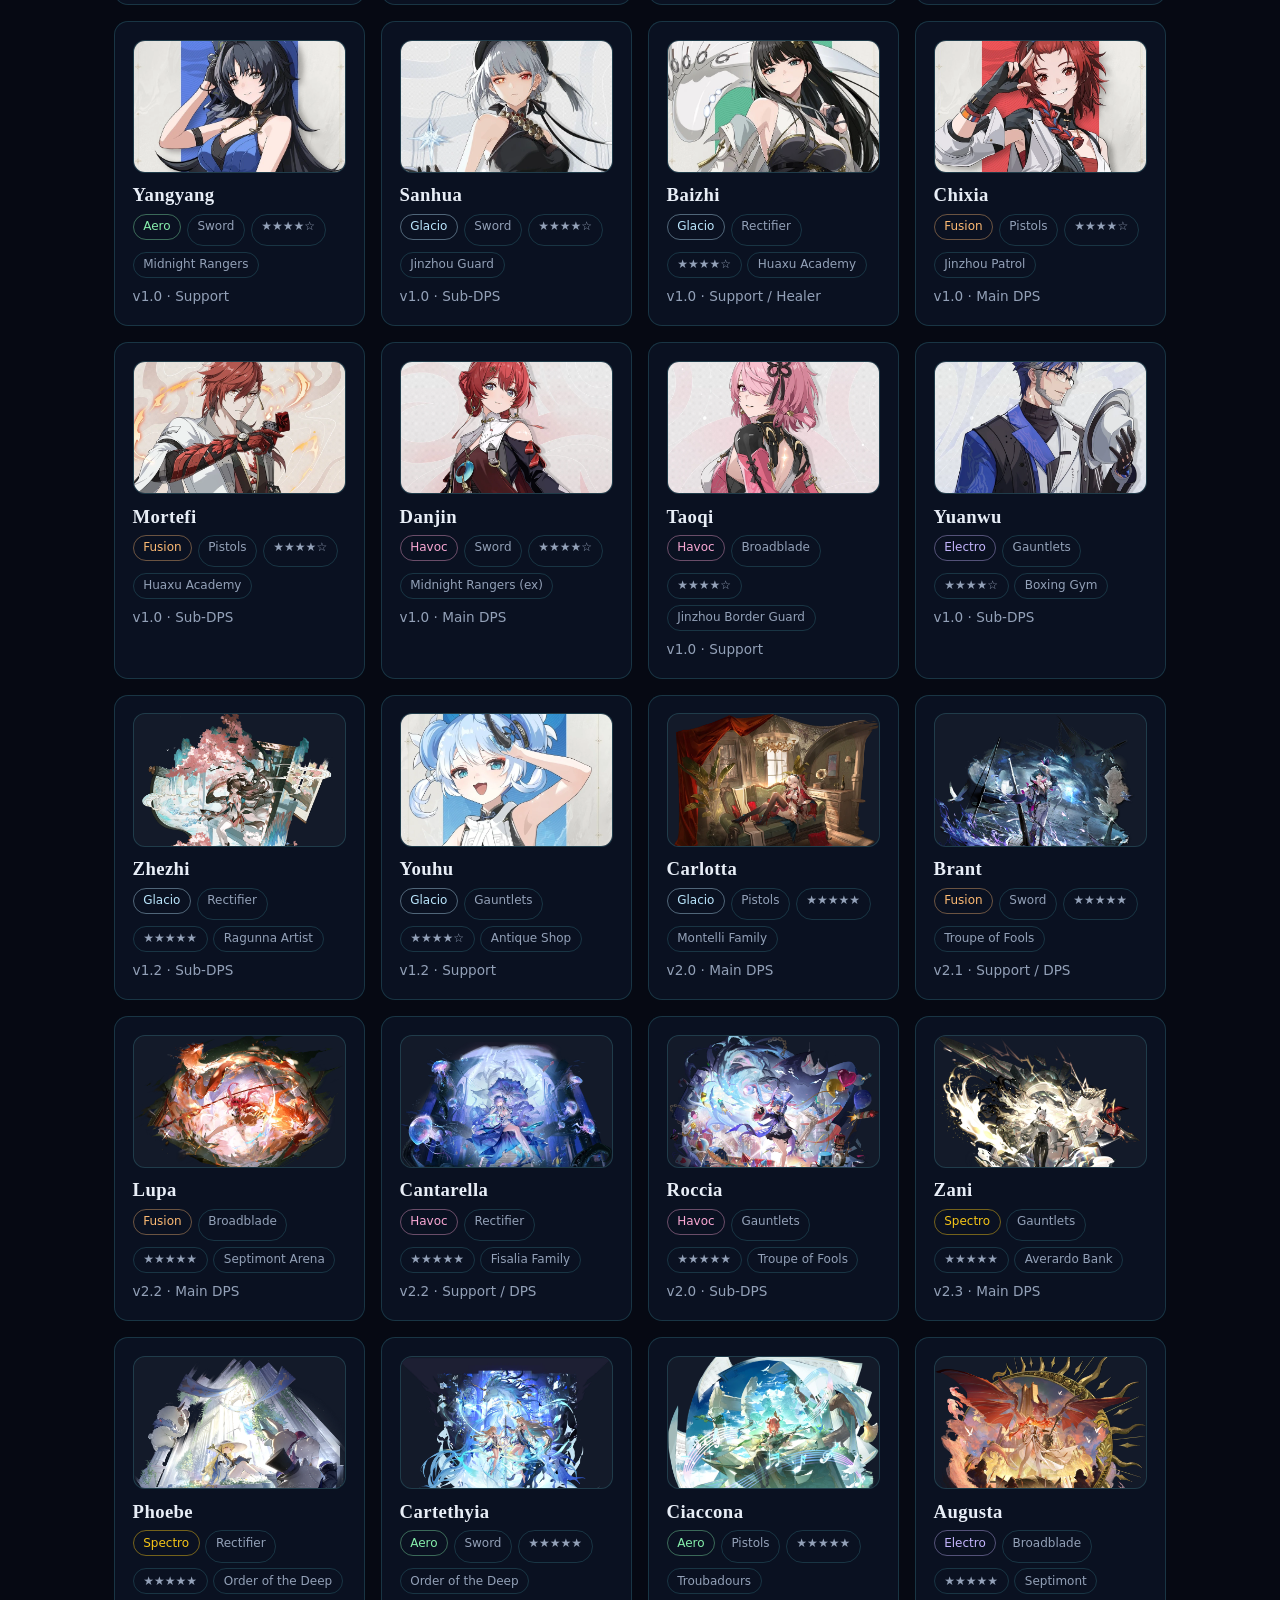
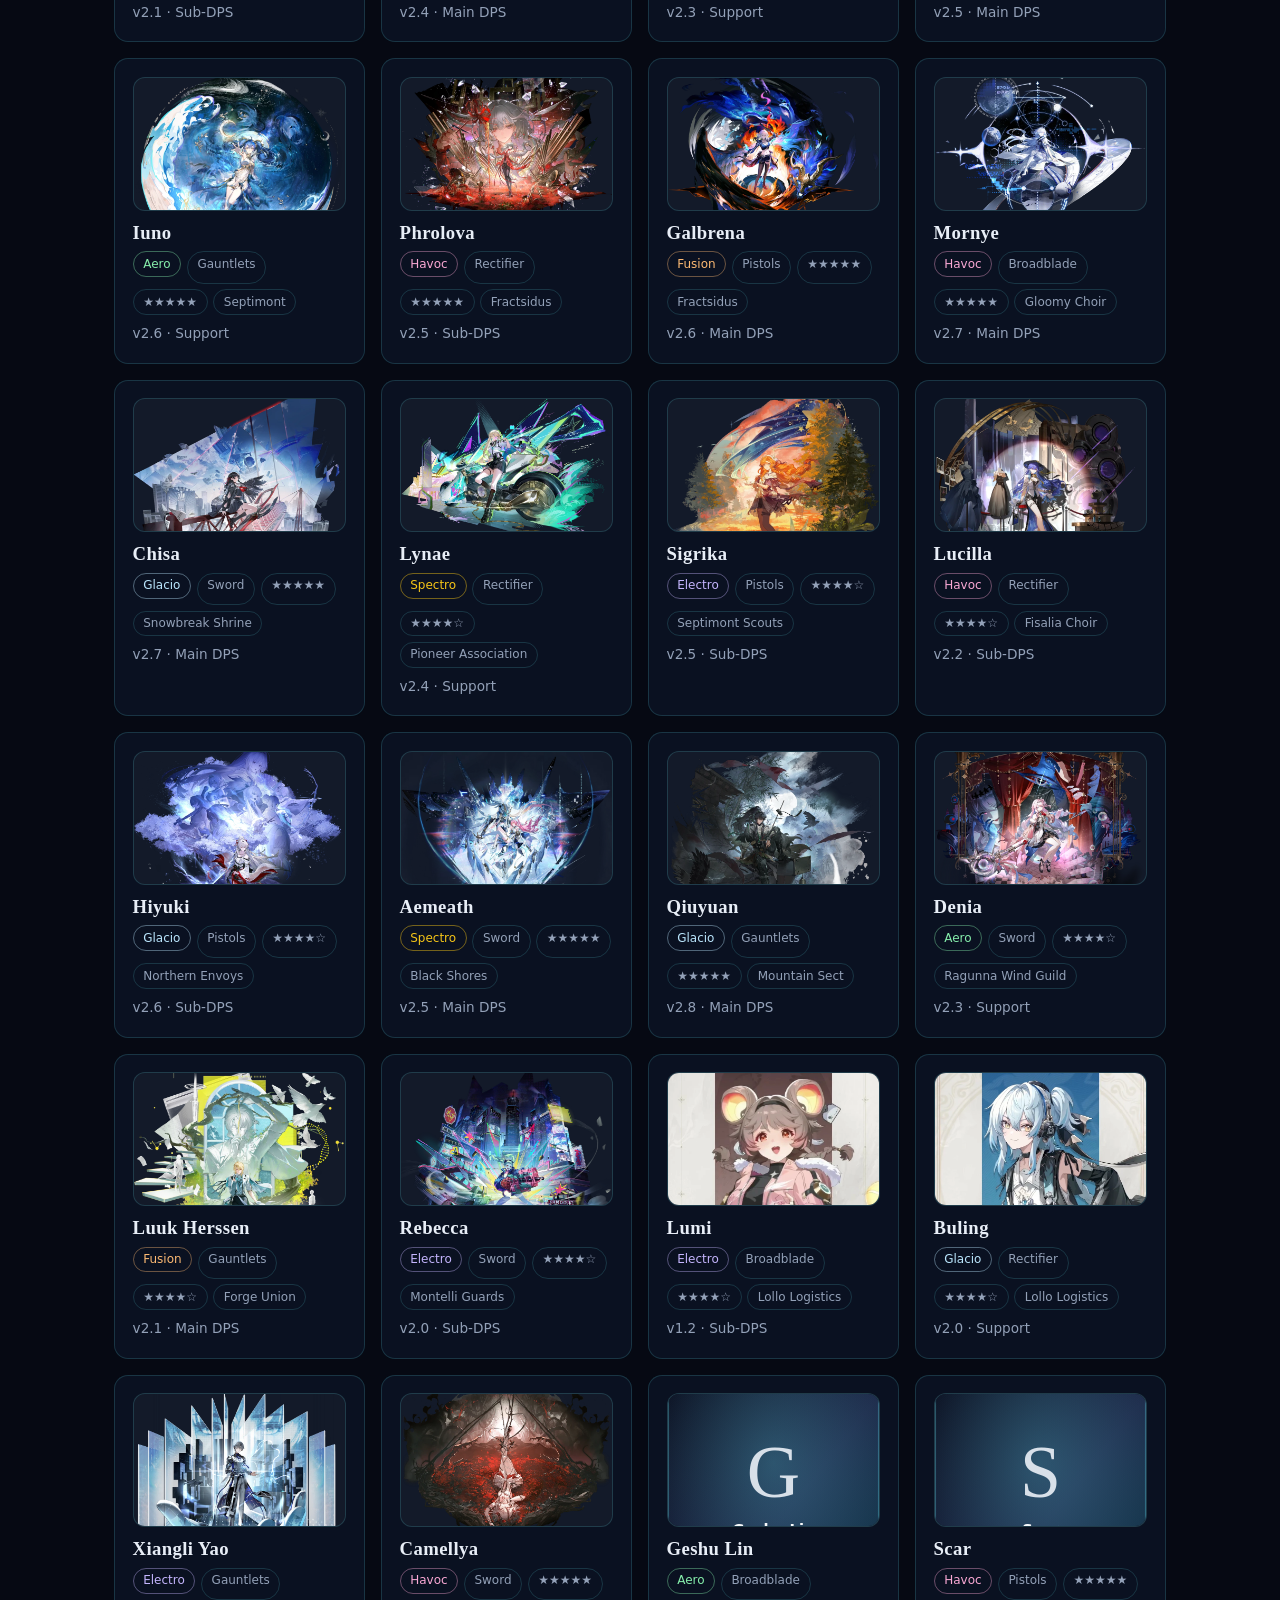
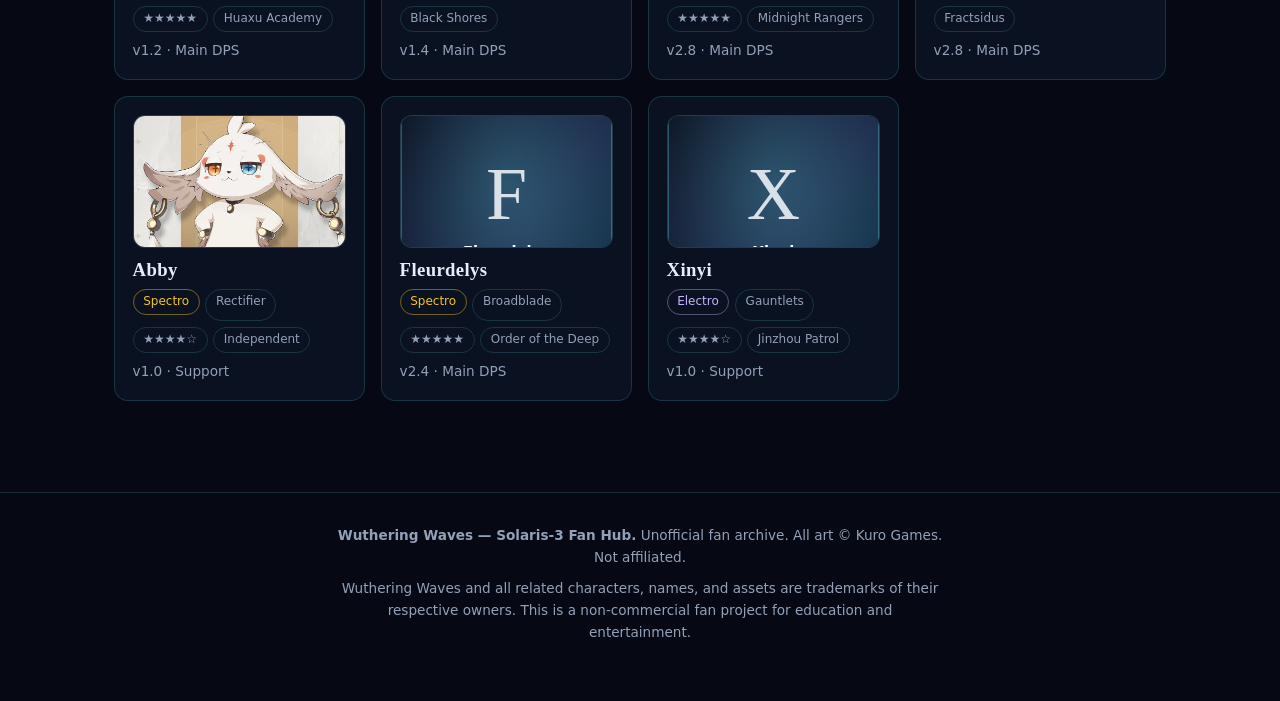
<file: resonators.html>
<!DOCTYPE html>
<html lang="en">
<head>
  <meta charset="UTF-8" />
  <meta name="viewport" content="width=device-width, initial-scale=1.0" />
  <meta name="description" content="Resonator roster — filter Solaris-3 resonators by element and weapon. Unofficial fan archive." />
  <title>Resonators — Solaris-3 Fan Archive</title>
  <link rel="stylesheet" href="styles/main.css" />
  <link rel="stylesheet" href="styles/pages.css" />
</head>
<body>
  <a class="skip-link" href="#resonator-grid">Skip to roster</a>

  <header data-shared-nav>
    <nav class="nav-inner" aria-label="Primary">
      <a class="nav-brand" href="index.html">Wuthering <span>Waves</span> · Solaris-3</a>
      <button class="nav-toggle" type="button" aria-expanded="false" aria-label="Toggle navigation menu">☰</button>
      <ul class="nav-links">
        <li><a href="index.html">Home</a></li>
        <li><a href="resonators.html">Resonators</a></li>
        <li><a href="echoes.html">Echoes</a></li>
        <li><a href="weapons.html">Weapons</a></li>
        <li><a href="atlas.html">Atlas</a></li>
        <li><a href="lore.html">Lore</a></li>
        <li><a href="quests.html">Quests</a></li>
        <li><a href="bestiary.html">Bestiary</a></li>
        <li><a href="convene.html">Convene</a></li>
        <li><a href="team.html">Team</a></li>
      </ul>
    </nav>
  </header>

  <main id="page-resonators">
    <div class="page-head">
      <span class="section-eyebrow">Resonator Database</span>
      <h1>Resonators of Solaris-3</h1>
      <p class="lead">Filter by element or weapon, search by name, then open a dossier. Roster data loads from <code>data/resonators.json</code>.</p>
    </div>

    <section class="archive-section" aria-label="Resonator roster">
      <div id="filter-bar" role="toolbar" aria-label="Resonator filters">
        <div class="filter-row" aria-label="Filter by element">
          <span class="filter-label">Element</span>
          <button class="filter-btn active" data-filter="All" aria-pressed="true">All</button>
          <button class="filter-btn" data-filter="Aero" aria-pressed="false">Aero</button>
          <button class="filter-btn" data-filter="Glacio" aria-pressed="false">Glacio</button>
          <button class="filter-btn" data-filter="Fusion" aria-pressed="false">Fusion</button>
          <button class="filter-btn" data-filter="Electro" aria-pressed="false">Electro</button>
          <button class="filter-btn" data-filter="Spectro" aria-pressed="false">Spectro</button>
          <button class="filter-btn" data-filter="Havoc" aria-pressed="false">Havoc</button>
        </div>
        <div class="filter-row" aria-label="Filter by weapon">
          <span class="filter-label">Weapon</span>
          <button class="filter-btn active" data-weapon="All" aria-pressed="true">All</button>
          <button class="filter-btn" data-weapon="Sword" aria-pressed="false">Sword</button>
          <button class="filter-btn" data-weapon="Broadblade" aria-pressed="false">Broadblade</button>
          <button class="filter-btn" data-weapon="Pistols" aria-pressed="false">Pistols</button>
          <button class="filter-btn" data-weapon="Gauntlets" aria-pressed="false">Gauntlets</button>
          <button class="filter-btn" data-weapon="Rectifier" aria-pressed="false">Rectifier</button>
        </div>
      </div>

      <div class="search-row">
        <label class="visually-hidden" for="search">Search resonators</label>
        <input class="search-input" id="search" type="search" placeholder="Search resonators by name…" autocomplete="off" />
      </div>

      <div id="resonator-grid" class="archive-grid" aria-live="polite">
        <noscript><p>Enable JavaScript to browse the Resonator roster.</p></noscript>
      </div>
      <!-- js/pages/resonators.js (roster agent): renders cards here, each linking to resonator.html?id=<id> -->
    </section>
  </main>

  <footer data-shared-footer>
    <p><strong>Wuthering Waves — Solaris-3 Fan Hub.</strong> Unofficial fan archive. All art © Kuro Games. Not affiliated.</p>
    <p>Wuthering Waves and all related characters, names, and assets are trademarks of their respective owners. This is a non-commercial fan project for education and entertainment.</p>
  </footer>

  <script type="module" src="js/common/layout.js"></script>
</body>
</html>
</file>
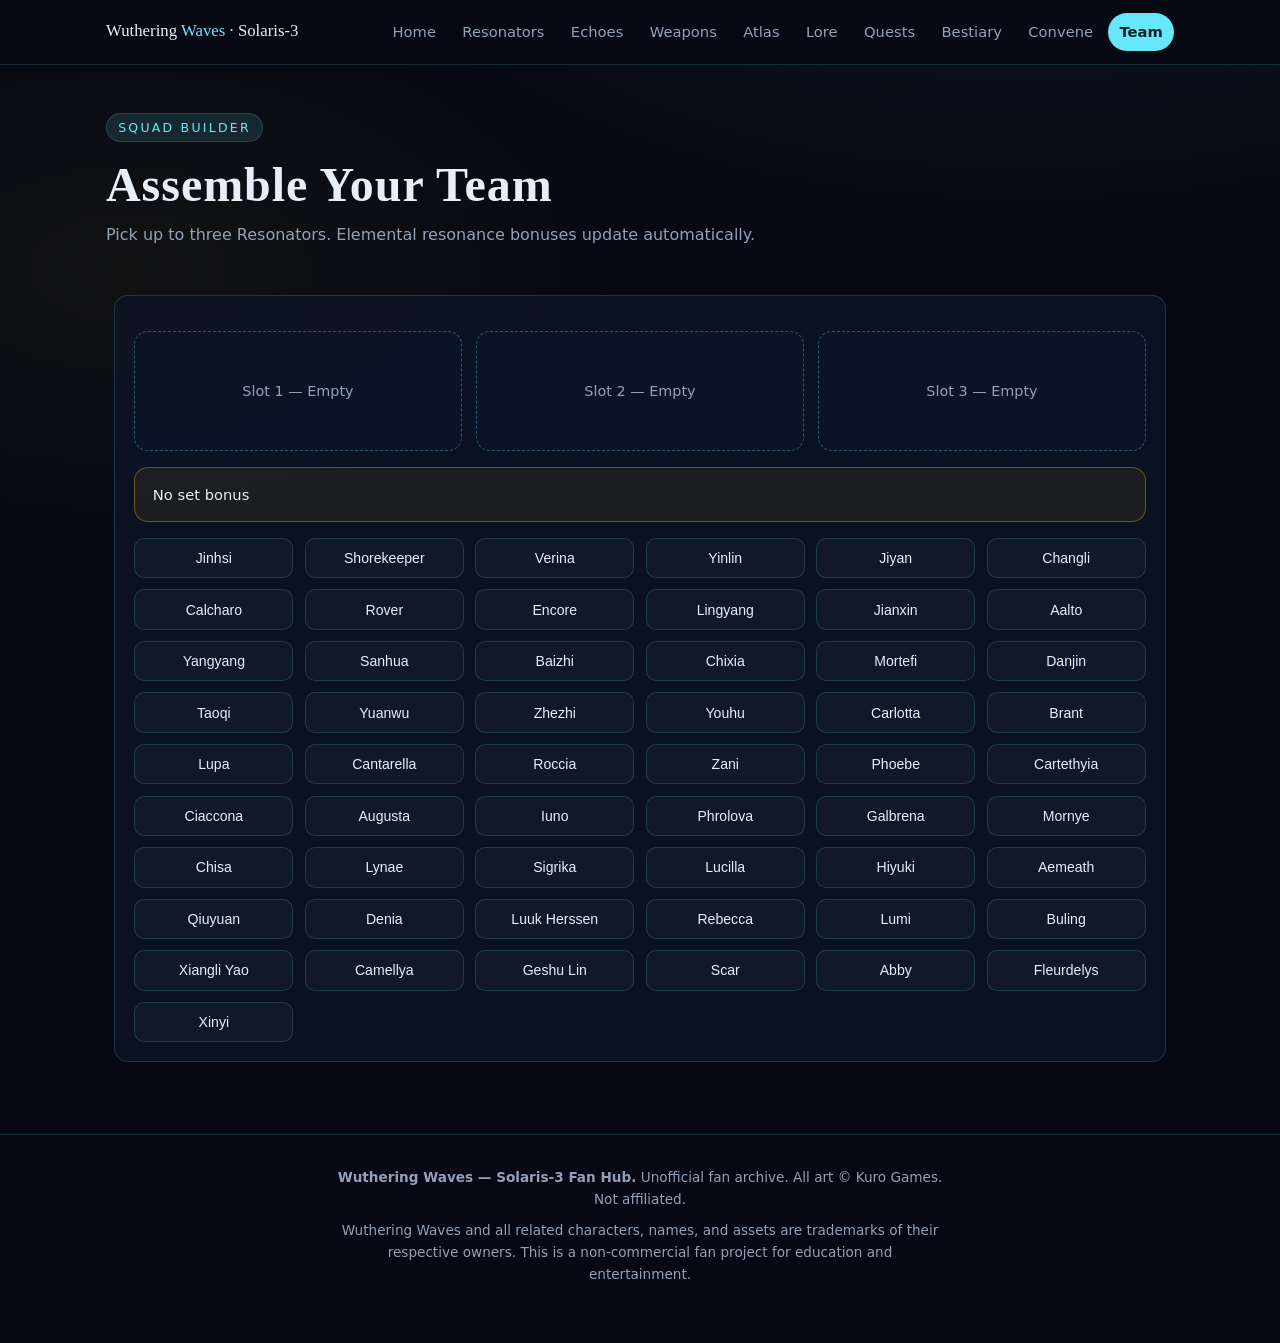
<file: team.html>
<!DOCTYPE html>
<html lang="en">
<head>
  <meta charset="UTF-8" />
  <meta name="viewport" content="width=device-width, initial-scale=1.0" />
  <meta name="description" content="Team builder — assemble Solaris-3 squads and resonance bonuses. Unofficial fan archive." />
  <title>Team Builder — Solaris-3 Fan Archive</title>
  <link rel="stylesheet" href="styles/main.css" />
  <link rel="stylesheet" href="styles/pages.css" />
</head>
<body>
  <a class="skip-link" href="#team-slots">Skip to team slots</a>

  <header data-shared-nav>
    <nav class="nav-inner" aria-label="Primary">
      <a class="nav-brand" href="index.html">Wuthering <span>Waves</span> · Solaris-3</a>
      <button class="nav-toggle" type="button" aria-expanded="false" aria-label="Toggle navigation menu">☰</button>
      <ul class="nav-links">
        <li><a href="index.html">Home</a></li>
        <li><a href="resonators.html">Resonators</a></li>
        <li><a href="echoes.html">Echoes</a></li>
        <li><a href="weapons.html">Weapons</a></li>
        <li><a href="atlas.html">Atlas</a></li>
        <li><a href="lore.html">Lore</a></li>
        <li><a href="quests.html">Quests</a></li>
        <li><a href="bestiary.html">Bestiary</a></li>
        <li><a href="convene.html">Convene</a></li>
        <li><a href="team.html">Team</a></li>
      </ul>
    </nav>
  </header>

  <main id="page-team">
    <div class="page-head">
      <span class="section-eyebrow">Squad Builder</span>
      <h1>Assemble Your Team</h1>
      <p class="lead">Pick up to three Resonators. Elemental resonance bonuses update automatically.</p>
    </div>

    <section class="archive-section" aria-label="Team builder">
      <div class="team-panel">
        <div id="team-slots">
          <div class="team-slot" data-slot="0"><span class="slot-empty">Slot 1 — empty</span></div>
          <div class="team-slot" data-slot="1"><span class="slot-empty">Slot 2 — empty</span></div>
          <div class="team-slot" data-slot="2"><span class="slot-empty">Slot 3 — empty</span></div>
        </div>
        <div id="team-bonus" aria-live="polite">No resonance yet — add Resonators to unlock team bonuses.</div>
        <div id="roster-picker" aria-label="Resonator roster picker"></div>
      </div>
      <!-- js/pages/team.js (team agent): slot logic, #roster-picker, #team-bonus resonance calc -->
    </section>
  </main>

  <footer data-shared-footer>
    <p><strong>Wuthering Waves — Solaris-3 Fan Hub.</strong> Unofficial fan archive. All art © Kuro Games. Not affiliated.</p>
    <p>Wuthering Waves and all related characters, names, and assets are trademarks of their respective owners. This is a non-commercial fan project for education and entertainment.</p>
  </footer>

  <script type="module" src="js/common/layout.js"></script>
</body>
</html>
</file>
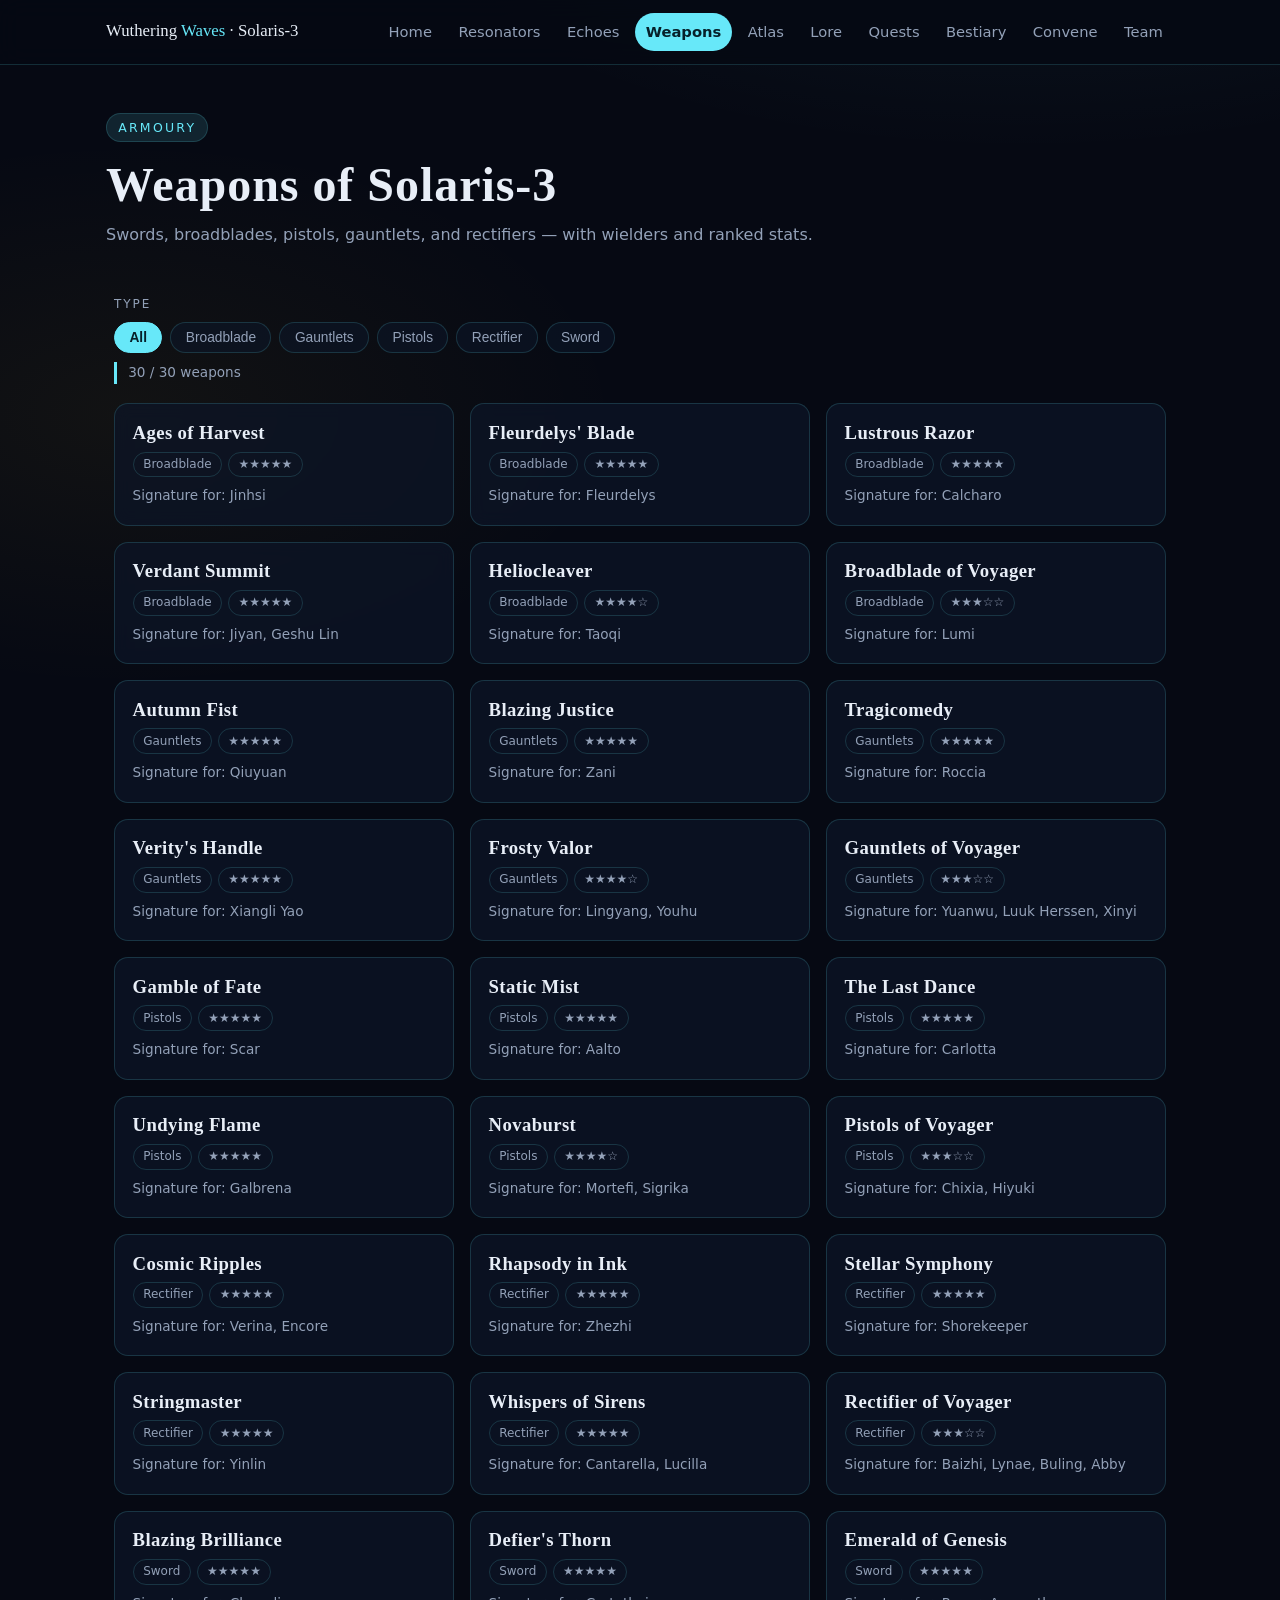
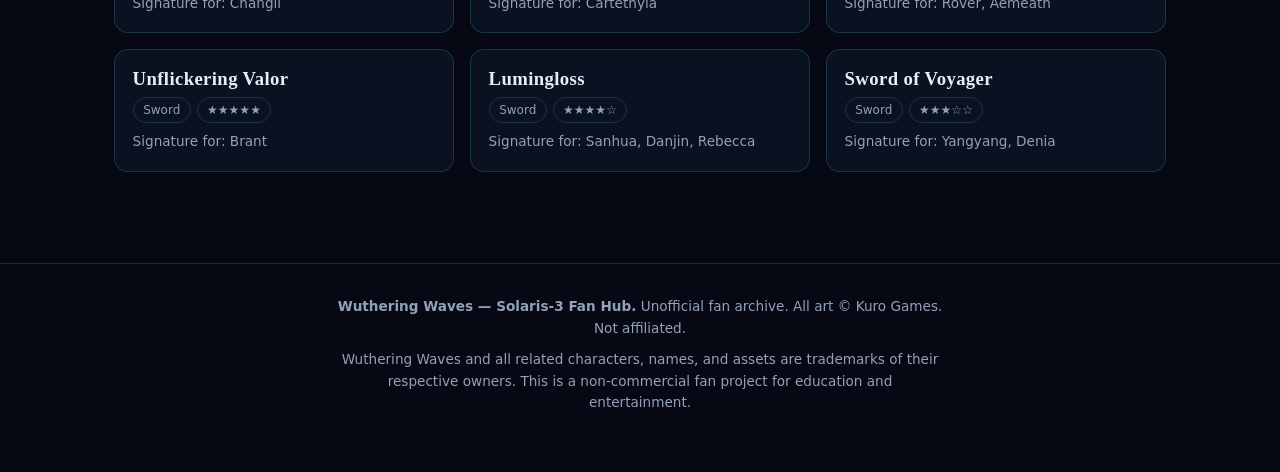
<file: weapons.html>
<!DOCTYPE html>
<html lang="en">
<head>
  <meta charset="UTF-8" />
  <meta name="viewport" content="width=device-width, initial-scale=1.0" />
  <meta name="description" content="Weapon armoury of Solaris-3. Unofficial fan archive." />
  <title>Weapons — Solaris-3 Fan Archive</title>
  <link rel="stylesheet" href="styles/main.css" />
  <link rel="stylesheet" href="styles/pages.css" />
</head>
<body>
  <a class="skip-link" href="#weapon-grid">Skip to armoury</a>

  <header data-shared-nav>
    <nav class="nav-inner" aria-label="Primary">
      <a class="nav-brand" href="index.html">Wuthering <span>Waves</span> · Solaris-3</a>
      <button class="nav-toggle" type="button" aria-expanded="false" aria-label="Toggle navigation menu">☰</button>
      <ul class="nav-links">
        <li><a href="index.html">Home</a></li>
        <li><a href="resonators.html">Resonators</a></li>
        <li><a href="echoes.html">Echoes</a></li>
        <li><a href="weapons.html">Weapons</a></li>
        <li><a href="atlas.html">Atlas</a></li>
        <li><a href="lore.html">Lore</a></li>
        <li><a href="quests.html">Quests</a></li>
        <li><a href="bestiary.html">Bestiary</a></li>
        <li><a href="convene.html">Convene</a></li>
        <li><a href="team.html">Team</a></li>
      </ul>
    </nav>
  </header>

  <main id="page-weapons">
    <div class="page-head">
      <span class="section-eyebrow">Armoury</span>
      <h1>Weapons of Solaris-3</h1>
      <p class="lead">Swords, broadblades, pistols, gauntlets, and rectifiers — with wielders and ranked stats.</p>
    </div>

    <section class="archive-section" aria-label="Weapon list">
      <div id="weapon-grid" class="archive-grid" aria-live="polite">
        <noscript><p>Enable JavaScript to browse the armoury.</p></noscript>
      </div>
      <!-- js/pages/weapons.js (weapon agent): renders cards into #weapon-grid from data/weapons.json -->
    </section>
  </main>

  <footer data-shared-footer>
    <p><strong>Wuthering Waves — Solaris-3 Fan Hub.</strong> Unofficial fan archive. All art © Kuro Games. Not affiliated.</p>
    <p>Wuthering Waves and all related characters, names, and assets are trademarks of their respective owners. This is a non-commercial fan project for education and entertainment.</p>
  </footer>

  <script type="module" src="js/common/layout.js"></script>
</body>
</html>
</file>
<file: styles/main.css>
/* Solaris-3 dark cinematic theme — mobile-first, vanilla CSS */
:root {
  --bg: #060913;
  --bg-2: #0a1120;
  --panel: rgba(13, 22, 40, 0.72);
  --panel-solid: #0d1628;
  --line: rgba(103, 232, 249, 0.16);
  --text: #e8eef7;
  --muted: #93a1b8;
  --cyan: #67e8f9;
  --cyan-dim: rgba(103, 232, 249, 0.12);
  --gold: #f5c518;
  --gold-soft: rgba(245, 197, 24, 0.16);
  --danger: #f87171;
  --radius: 14px;
  --font-body: system-ui, -apple-system, "Segoe UI", Roboto, Helvetica, Arial, sans-serif;
  --font-heading: Georgia, "Times New Roman", "Noto Serif", serif;
}

* { box-sizing: border-box; }

html { scroll-behavior: smooth; }

body {
  margin: 0;
  background:
    radial-gradient(1200px 600px at 80% -10%, rgba(103, 232, 249, 0.08), transparent 60%),
    radial-gradient(900px 500px at 10% 20%, rgba(245, 197, 24, 0.05), transparent 55%),
    var(--bg);
  color: var(--text);
  font-family: var(--font-body);
  line-height: 1.6;
  min-height: 100vh;
}

h1, h2, h3 {
  font-family: var(--font-heading);
  letter-spacing: 0.02em;
  line-height: 1.15;
  margin: 0 0 0.6rem;
}

p { margin: 0 0 1rem; color: var(--muted); }
section p.lead { color: var(--text); }

a { color: var(--cyan); }
a:hover { color: #a5f3fc; }

.hidden { display: none !important; }

/* ---------- Header / nav ---------- */
header {
  position: sticky;
  top: 0;
  z-index: 50;
  background: rgba(6, 9, 19, 0.82);
  backdrop-filter: blur(12px);
  border-bottom: 1px solid var(--line);
}

header nav {
  max-width: 1100px;
  margin: 0 auto;
  padding: 0.8rem 1rem;
  display: flex;
  align-items: center;
  gap: 1rem;
}

.nav-brand {
  font-family: var(--font-heading);
  font-size: 1.05rem;
  color: var(--text);
  text-decoration: none;
  white-space: nowrap;
}
.nav-brand span { color: var(--cyan); }

.nav-links {
  list-style: none;
  display: flex;
  gap: 0.25rem;
  margin: 0 0 0 auto;
  padding: 0;
  flex-wrap: wrap;
}
.nav-links a {
  display: inline-block;
  padding: 0.45rem 0.7rem;
  border-radius: 999px;
  text-decoration: none;
  color: var(--muted);
  font-size: 0.92rem;
}
.nav-links a:hover,
.nav-links a:focus-visible {
  color: var(--text);
  background: var(--cyan-dim);
}

/* ---------- Layout ---------- */
main { display: block; }

section {
  max-width: 1100px;
  margin: 0 auto;
  padding: 3.5rem 1rem;
}

.section-eyebrow {
  display: inline-block;
  font-size: 0.78rem;
  letter-spacing: 0.18em;
  text-transform: uppercase;
  color: var(--cyan);
  border: 1px solid var(--line);
  background: var(--cyan-dim);
  padding: 0.25rem 0.7rem;
  border-radius: 999px;
  margin-bottom: 0.9rem;
}

section > h2 { font-size: clamp(1.6rem, 4vw, 2.4rem); }

/* ---------- Hero ---------- */
#hero {
  position: relative;
  max-width: none;
  min-height: 92vh;
  display: flex;
  align-items: center;
  justify-content: center;
  text-align: center;
  overflow: hidden;
  padding: 5rem 1rem 7rem;
  isolation: isolate;
}

#tacet-canvas {
  position: absolute;
  inset: 0;
  width: 100%;
  height: 100%;
  z-index: -2;
}

#hero::before {
  content: "";
  position: absolute;
  inset: 0;
  z-index: -1;
  background:
    radial-gradient(700px 320px at 50% 30%, rgba(103, 232, 249, 0.14), transparent 65%),
    linear-gradient(180deg, rgba(6, 9, 19, 0.25) 0%, rgba(6, 9, 19, 0.55) 70%, var(--bg) 100%);
  pointer-events: none;
}

.hero-content { max-width: 820px; }

#hero-title {
  font-size: clamp(2.4rem, 8vw, 4.8rem);
  text-shadow: 0 0 40px rgba(103, 232, 249, 0.25);
  overflow: hidden;
}
#hero-title .char { display: inline-block; will-change: transform, opacity; }
#hero-title .accent { color: var(--cyan); }

#hero-subtitle {
  font-size: clamp(1rem, 2.6vw, 1.25rem);
  color: var(--muted);
  max-width: 60ch;
  margin: 1rem auto 2rem;
}

#hero-cta {
  display: flex;
  gap: 0.75rem;
  justify-content: center;
  flex-wrap: wrap;
}

#hero .waves {
  position: absolute;
  left: 0;
  right: 0;
  bottom: -1px;
  width: 100%;
  height: 120px;
  pointer-events: none;
}
#hero .wave-path { opacity: 0.9; }

.scroll-cue {
  margin: 2.5rem auto 0;
  width: fit-content;
  color: var(--muted);
  font-size: 0.8rem;
  letter-spacing: 0.2em;
  text-transform: uppercase;
}
.scroll-cue::after {
  content: "";
  display: block;
  width: 1px;
  height: 38px;
  margin: 0.6rem auto 0;
  background: linear-gradient(var(--cyan), transparent);
}

/* ---------- Buttons ---------- */
.btn {
  appearance: none;
  border: 1px solid var(--line);
  background: var(--panel);
  color: var(--text);
  padding: 0.7rem 1.3rem;
  border-radius: 999px;
  font-size: 0.95rem;
  cursor: pointer;
  text-decoration: none;
  display: inline-block;
  transition: transform 0.15s ease, border-color 0.15s ease, background 0.15s ease, box-shadow 0.15s ease;
}
.btn:hover {
  border-color: var(--cyan);
  background: var(--cyan-dim);
  transform: translateY(-1px);
}
.btn:focus-visible {
  outline: 2px solid var(--cyan);
  outline-offset: 2px;
}
.btn-primary {
  background: linear-gradient(135deg, rgba(103, 232, 249, 0.22), rgba(103, 232, 249, 0.06));
  border-color: rgba(103, 232, 249, 0.55);
  box-shadow: 0 0 24px rgba(103, 232, 249, 0.18);
}
.btn-gold {
  border-color: rgba(245, 197, 24, 0.55);
  background: linear-gradient(135deg, rgba(245, 197, 24, 0.22), rgba(245, 197, 24, 0.05));
}
.btn-ghost { background: transparent; }
.btn:disabled { opacity: 0.5; cursor: not-allowed; transform: none; }

/* ---------- Resonators ---------- */
#filter-bar {
  display: flex;
  flex-direction: column;
  gap: 0.6rem;
  margin: 1.2rem 0 1.6rem;
}
.filter-row {
  display: flex;
  flex-wrap: wrap;
  gap: 0.5rem;
}
.filter-label {
  width: 100%;
  font-size: 0.75rem;
  letter-spacing: 0.16em;
  text-transform: uppercase;
  color: var(--muted);
}
.filter-btn {
  border: 1px solid var(--line);
  background: rgba(13, 22, 40, 0.6);
  color: var(--muted);
  border-radius: 999px;
  padding: 0.42rem 0.9rem;
  font-size: 0.86rem;
  cursor: pointer;
  transition: all 0.15s ease;
}
.filter-btn:hover { color: var(--text); border-color: var(--cyan); }
.filter-btn.active,
.filter-btn[aria-pressed="true"] {
  color: #06202a;
  background: var(--cyan);
  border-color: var(--cyan);
  font-weight: 600;
}

#resonator-grid {
  display: grid;
  grid-template-columns: 1fr;
  gap: 1rem;
}

/* Card shells — filled by js/resonators.js, styled here */
.resonator-card,
.card {
  background: var(--panel);
  border: 1px solid var(--line);
  border-radius: var(--radius);
  padding: 1.1rem;
  backdrop-filter: blur(8px);
  transition: transform 0.18s ease, border-color 0.18s ease, box-shadow 0.18s ease;
}
.resonator-card:hover,
.card:hover {
  transform: translateY(-3px);
  border-color: rgba(103, 232, 249, 0.5);
  box-shadow: 0 12px 40px rgba(0, 0, 0, 0.45), 0 0 24px rgba(103, 232, 249, 0.12);
}
.resonator-card h3 { margin-bottom: 0.3rem; }
.card-meta {
  display: flex;
  flex-wrap: wrap;
  gap: 0.4rem;
  margin: 0.6rem 0;
}
.tag {
  font-size: 0.75rem;
  border: 1px solid var(--line);
  border-radius: 999px;
  padding: 0.15rem 0.6rem;
  color: var(--muted);
}
.tag.element-Aero { color: #86efac; border-color: rgba(134, 239, 172, 0.4); }
.tag.element-Glacio { color: #bae6fd; border-color: rgba(186, 230, 253, 0.4); }
.tag.element-Fusion { color: #fdba74; border-color: rgba(253, 186, 116, 0.4); }
.tag.element-Electro { color: #c4b5fd; border-color: rgba(196, 181, 253, 0.4); }
.tag.element-Spectro { color: var(--gold); border-color: rgba(245, 197, 24, 0.45); }
.tag.element-Havoc { color: #f9a8d4; border-color: rgba(249, 168, 212, 0.4); }

/* Gold 5-star glow */
.rarity-5 {
  border-color: rgba(245, 197, 24, 0.55) !important;
  box-shadow: 0 0 0 1px rgba(245, 197, 24, 0.25), 0 0 28px rgba(245, 197, 24, 0.18);
}
.stars { color: var(--gold); letter-spacing: 0.1em; }
.rarity-4 .stars { color: #cbd5e1; }

/* ---------- Modal ---------- */
#resonator-modal {
  position: fixed;
  inset: 0;
  z-index: 100;
  display: flex;
  align-items: center;
  justify-content: center;
  padding: 1rem;
  background: rgba(3, 5, 12, 0.72);
  backdrop-filter: blur(6px);
}
#modal-card {
  position: relative;
  width: min(560px, 100%);
  max-height: 85vh;
  overflow: auto;
  background: var(--panel-solid);
  border: 1px solid rgba(103, 232, 249, 0.3);
  border-radius: 18px;
  padding: 1.6rem;
  box-shadow: 0 30px 80px rgba(0, 0, 0, 0.6);
}
#modal-close {
  position: absolute;
  top: 0.7rem;
  right: 0.7rem;
  width: 2.2rem;
  height: 2.2rem;
  border-radius: 50%;
  border: 1px solid var(--line);
  background: rgba(255, 255, 255, 0.06);
  color: var(--text);
  cursor: pointer;
  font-size: 1rem;
}
#modal-close:hover { border-color: var(--cyan); }

/* ---------- Convene ---------- */
#convene .convene-panel,
#team .team-panel {
  background: var(--panel);
  border: 1px solid var(--line);
  border-radius: var(--radius);
  padding: 1.2rem;
}
.convene-actions {
  display: flex;
  flex-wrap: wrap;
  gap: 0.6rem;
  margin: 1rem 0;
}
#pity-counter {
  font-size: 0.9rem;
  color: var(--muted);
  border-left: 3px solid var(--gold);
  padding-left: 0.7rem;
  margin: 0.8rem 0;
}
#pity-counter strong { color: var(--gold); }
#convene-results {
  display: grid;
  grid-template-columns: repeat(auto-fill, minmax(140px, 1fr));
  gap: 0.7rem;
  margin: 1rem 0;
  min-height: 3rem;
}
#convene-results .pull {
  border: 1px solid var(--line);
  border-radius: 10px;
  padding: 0.7rem;
  text-align: center;
  background: rgba(255, 255, 255, 0.03);
}
#convene-results .pull.gold {
  border-color: rgba(245, 197, 24, 0.6);
  background: var(--gold-soft);
  box-shadow: 0 0 18px rgba(245, 197, 24, 0.25);
}
#convene-history {
  list-style: none;
  margin: 0.6rem 0 0;
  padding: 0;
  max-height: 220px;
  overflow: auto;
  border-top: 1px solid var(--line);
}
#convene-history li {
  padding: 0.5rem 0.2rem;
  border-bottom: 1px solid rgba(103, 232, 249, 0.08);
  font-size: 0.9rem;
  color: var(--muted);
}

/* ---------- Team ---------- */
#team-slots {
  display: grid;
  grid-template-columns: 1fr;
  gap: 0.9rem;
  margin: 1rem 0;
}
.team-slot {
  min-height: 120px;
  border: 1px dashed rgba(103, 232, 249, 0.35);
  border-radius: var(--radius);
  background: rgba(13, 22, 40, 0.5);
  padding: 1rem;
  display: flex;
  align-items: center;
  justify-content: center;
  text-align: center;
  color: var(--muted);
  transition: border-color 0.15s ease, background 0.15s ease;
}
.team-slot.filled {
  border-style: solid;
  border-color: rgba(103, 232, 249, 0.5);
  color: var(--text);
  background: var(--panel);
}
.team-slot .slot-empty { font-size: 0.9rem; }
#team-bonus {
  border: 1px solid rgba(245, 197, 24, 0.35);
  background: rgba(245, 197, 24, 0.07);
  border-radius: var(--radius);
  padding: 0.9rem 1.1rem;
  margin: 1rem 0;
  font-size: 0.92rem;
}
#roster-picker {
  display: grid;
  grid-template-columns: repeat(auto-fill, minmax(150px, 1fr));
  gap: 0.7rem;
  margin-top: 1rem;
}
#roster-picker .pick {
  border: 1px solid var(--line);
  border-radius: 10px;
  background: rgba(255, 255, 255, 0.03);
  color: var(--text);
  padding: 0.7rem;
  cursor: pointer;
  font-size: 0.88rem;
}
#roster-picker .pick:hover { border-color: var(--cyan); }
#roster-picker .pick:disabled { opacity: 0.45; cursor: not-allowed; }

/* ---------- JS-rendered components (resonators / convene / team) ---------- */
/* Resonator cards — created by js/resonators.js as article.res-card */
.res-card {
  background: var(--panel);
  border: 1px solid var(--line);
  border-radius: var(--radius);
  padding: 1.1rem;
  backdrop-filter: blur(8px);
  cursor: pointer;
  transition: transform 0.18s ease, border-color 0.18s ease, box-shadow 0.18s ease;
}
.res-card:hover,
.res-card:focus-visible {
  transform: translateY(-3px);
  border-color: rgba(103, 232, 249, 0.5);
  box-shadow: 0 12px 40px rgba(0, 0, 0, 0.45), 0 0 24px rgba(103, 232, 249, 0.12);
}
.res-avatar {
  width: 3rem;
  height: 3rem;
  border-radius: 50%;
  display: flex;
  align-items: center;
  justify-content: center;
  font-family: var(--font-heading);
  font-size: 1.4rem;
  font-weight: 700;
  color: #060913;
  margin-bottom: 0.7rem;
}
.res-avatar-lg { width: 4rem; height: 4rem; font-size: 1.9rem; }
.res-name { margin-bottom: 0.3rem; }
.res-weapon, .res-role { font-size: 0.88rem; color: var(--muted); margin: 0 0 0.3rem; }
.res-rarity { color: var(--gold); letter-spacing: 0.1em; }
.res-description { font-size: 0.92rem; }
.res-skills { margin: 0.6rem 0 0; padding-left: 1.2rem; color: var(--muted); font-size: 0.9rem; }
.res-skills li { margin-bottom: 0.35rem; }
.res-skills-empty { color: var(--muted); font-size: 0.9rem; }
.res-empty { color: var(--muted); padding: 1rem 0; }
.element-badge {
  display: inline-block;
  font-size: 0.75rem;
  border: 1px solid var(--line);
  border-radius: 999px;
  padding: 0.15rem 0.6rem;
  color: var(--muted);
  margin-bottom: 0.4rem;
}
.element-badge.element-aero { color: #86efac; border-color: rgba(134, 239, 172, 0.4); }
.element-badge.element-glacio { color: #bae6fd; border-color: rgba(186, 230, 253, 0.4); }
.element-badge.element-fusion { color: #fdba74; border-color: rgba(253, 186, 116, 0.4); }
.element-badge.element-electro { color: #c4b5fd; border-color: rgba(196, 181, 253, 0.4); }
.element-badge.element-spectro { color: var(--gold); border-color: rgba(245, 197, 24, 0.45); }
.element-badge.element-havoc { color: #f9a8d4; border-color: rgba(249, 168, 212, 0.4); }

/* Convene pull cards — created by js/convene.js as .pull-card.rarity-N */
.pull-card {
  border: 1px solid var(--line);
  border-radius: 10px;
  padding: 0.7rem;
  text-align: center;
  background: rgba(255, 255, 255, 0.03);
  display: flex;
  flex-direction: column;
  gap: 0.25rem;
}
.pull-card.rarity-4 { border-color: rgba(203, 213, 225, 0.55); }
.pull-card.rarity-5 {
  border-color: rgba(245, 197, 24, 0.6);
  background: var(--gold-soft);
  box-shadow: 0 0 18px rgba(245, 197, 24, 0.25);
}
.pull-name { font-size: 0.88rem; color: var(--text); }
.pull-stars { font-size: 0.85rem; color: var(--muted); letter-spacing: 0.1em; }
.rarity-5 .pull-stars { color: var(--gold); }
.rarity-4 .pull-stars { color: #cbd5e1; }
/* Convene history rows — <li class="history-item rarity-N"> */
.history-item { display: flex; gap: 0.6rem; align-items: baseline; }
.history-item .history-no { color: var(--cyan); font-size: 0.8rem; min-width: 3ch; }
.history-item .history-name { flex: 1; color: var(--text); }
.history-item .history-stars { letter-spacing: 0.1em; }
.history-item.rarity-5 .history-stars { color: var(--gold); }
.history-item.rarity-4 .history-stars { color: #cbd5e1; }

/* Team builder — created by js/team.js */
.team-slot.selected {
  border-color: var(--gold);
  box-shadow: 0 0 0 1px rgba(245, 197, 24, 0.5), 0 0 18px rgba(245, 197, 24, 0.2);
}
.team-slot .slot-name { font-weight: 600; display: block; }
.team-slot .slot-meta { font-size: 0.85rem; color: var(--muted); display: block; }
.roster-btn {
  border: 1px solid var(--line);
  border-radius: 10px;
  background: rgba(255, 255, 255, 0.03);
  color: var(--text);
  padding: 0.7rem;
  cursor: pointer;
  font-size: 0.88rem;
  transition: border-color 0.15s ease, background 0.15s ease;
}
.roster-btn:hover { border-color: var(--cyan); }
.roster-btn.in-team {
  border-color: rgba(103, 232, 249, 0.6);
  background: var(--cyan-dim);
}

/* ---------- Footer ---------- */
footer {
  border-top: 1px solid var(--line);
  padding: 2rem 1rem 3rem;
  text-align: center;
  color: var(--muted);
  font-size: 0.85rem;
}
footer p { max-width: 70ch; margin: 0 auto 0.6rem; }

/* ---------- Breakpoints ---------- */
@media (min-width: 640px) {
  #resonator-grid { grid-template-columns: repeat(2, 1fr); }
  #team-slots { grid-template-columns: repeat(3, 1fr); }
  #filter-bar { flex-direction: row; flex-wrap: wrap; align-items: flex-end; }
  .filter-row { align-items: center; }
}

@media (min-width: 1024px) {
  #resonator-grid { grid-template-columns: repeat(4, 1fr); }
  section { padding: 4.5rem 1.5rem; }
}

/* ---------- Accessibility ---------- */
:focus-visible { outline: 2px solid var(--cyan); outline-offset: 2px; }

.skip-link {
  position: absolute;
  left: 1rem;
  top: -4rem;
  z-index: 200;
  background: var(--cyan);
  color: #06202a;
  padding: 0.6rem 1rem;
  border-radius: 0 0 10px 10px;
  font-weight: 600;
  text-decoration: none;
  transition: top 0.15s ease;
}
.skip-link:focus { top: 0; }

.visually-hidden {
  position: absolute !important;
  width: 1px; height: 1px;
  margin: -1px; padding: 0; border: 0;
  clip: rect(0 0 0 0); clip-path: inset(50%);
  overflow: hidden; white-space: nowrap;
}

/* ---------- Shared multi-page shell ---------- */
header nav.nav-inner {
  max-width: 1100px;
  margin: 0 auto;
  padding: 0.8rem 1rem;
  display: flex;
  align-items: center;
  gap: 1rem;
}

.nav-toggle {
  display: none;
  margin-left: auto;
  background: var(--panel);
  border: 1px solid var(--line);
  color: var(--text);
  border-radius: 10px;
  font-size: 1.1rem;
  line-height: 1;
  padding: 0.45rem 0.65rem;
  cursor: pointer;
}
.nav-toggle:hover { border-color: var(--cyan); }

.nav-links a.active,
.nav-links a[aria-current="page"] {
  color: #06202a;
  background: var(--cyan);
  font-weight: 600;
}

/* Scroll-reveal (enhanced by js/common/reveal.js; visible by default, no-JS safe) */
[data-reveal] { opacity: 1; }
[data-reveal].revealed { opacity: 1; }
.js-reveal-pending [data-reveal]:not(.revealed) { opacity: 0.001; }

@media (max-width: 860px) {
  .nav-toggle { display: inline-block; }
  header nav.nav-inner { flex-wrap: wrap; }
  header .nav-links {
    display: none;
    width: 100%;
    flex-direction: column;
    gap: 0.15rem;
    margin: 0.4rem 0 0;
  }
  header .nav-links.open { display: flex; }
  header .nav-links a { display: block; padding: 0.6rem 0.8rem; }
}

@media (prefers-reduced-motion: reduce) {
  html { scroll-behavior: auto; }
  *, *::before, *::after {
    animation-duration: 0.001s !important;
    transition-duration: 0.001s !important;
  }
}
</file>
<file: styles/pages.css>
/* styles/pages.css — archive page components (extends styles/main.css theme).
   Vanilla CSS, mobile-first. Companion to main.css vars:
   --bg #060913 · --cyan #67e8f9 · --gold #f5c518 */

.page-head { max-width: 1100px; margin: 0 auto; padding: 3rem 1rem 0.5rem; }
.page-head h1 { font-size: clamp(1.9rem, 5vw, 3rem); }
.archive-section { padding-top: 1.5rem; }

/* ---------- Hub cards (index.html) ---------- */
.hub-grid {
  display: grid;
  grid-template-columns: 1fr;
  gap: 1rem;
  margin: 1.6rem 0 0;
  padding: 0;
  list-style: none;
}
.hub-card a {
  display: block;
  height: 100%;
  padding: 1.3rem 1.2rem;
  border: 1px solid var(--line);
  border-radius: var(--radius);
  background: var(--panel);
  text-decoration: none;
  backdrop-filter: blur(8px);
  transition: transform 0.18s ease, border-color 0.18s ease, box-shadow 0.18s ease;
}
.hub-card a:hover {
  transform: translateY(-3px);
  border-color: rgba(103, 232, 249, 0.5);
  box-shadow: 0 12px 40px rgba(0, 0, 0, 0.45), 0 0 24px rgba(103, 232, 249, 0.12);
}
.hub-card h3 { color: var(--text); margin-bottom: 0.3rem; }
.hub-card p { font-size: 0.92rem; margin: 0; }
.hub-card .hub-cta { display: inline-block; margin-top: 0.7rem; font-size: 0.85rem; color: var(--cyan); }

/* ---------- Archive grids (resonators/echoes/weapons/bestiary/lore) ---------- */
.archive-grid {
  display: grid;
  grid-template-columns: 1fr;
  gap: 1rem;
  margin: 1.2rem 0;
}
.archive-card {
  background: var(--panel);
  border: 1px solid var(--line);
  border-radius: var(--radius);
  padding: 1.1rem;
  backdrop-filter: blur(8px);
  transition: transform 0.18s ease, border-color 0.18s ease, box-shadow 0.18s ease;
}
.archive-card:hover {
  transform: translateY(-3px);
  border-color: rgba(103, 232, 249, 0.5);
  box-shadow: 0 12px 40px rgba(0, 0, 0, 0.45), 0 0 24px rgba(103, 232, 249, 0.12);
}
.search-row { display: flex; gap: 0.6rem; flex-wrap: wrap; align-items: center; margin: 1rem 0; }
.search-input {
  flex: 1 1 220px;
  background: rgba(13, 22, 40, 0.6);
  border: 1px solid var(--line);
  border-radius: 999px;
  color: var(--text);
  padding: 0.55rem 1rem;
  font-size: 0.92rem;
}
.search-input::placeholder { color: var(--muted); }

/* ---------- Resonator dossier (resonator.html) ---------- */
.dossier {
  background: var(--panel);
  border: 1px solid var(--line);
  border-radius: 18px;
  padding: 1.6rem;
  margin: 1.2rem 0;
}
.dossier-head { display: flex; gap: 1rem; align-items: center; flex-wrap: wrap; }
.dossier-portrait {
  width: 5rem; height: 5rem; border-radius: 50%;
  display: flex; align-items: center; justify-content: center;
  font-family: var(--font-heading); font-size: 2rem; font-weight: 700;
  color: #060913; background: linear-gradient(135deg, var(--cyan), #a5f3fc);
  flex: 0 0 auto;
}
.dossier-loading { color: var(--muted); }
.dossier-tabs { display: flex; gap: 0.5rem; flex-wrap: wrap; margin: 1rem 0; }
.dossier-tab {
  border: 1px solid var(--line); background: transparent; color: var(--muted);
  border-radius: 999px; padding: 0.42rem 0.95rem; cursor: pointer; font-size: 0.86rem;
}
.dossier-tab.active { background: var(--cyan); border-color: var(--cyan); color: #06202a; font-weight: 600; }

/* ---------- Sonata builder (echoes.html) ---------- */
.sonata-panel, .banner-panel, .region-panel, .quest-panel {
  background: var(--panel);
  border: 1px solid var(--line);
  border-radius: var(--radius);
  padding: 1.2rem;
  margin: 1.2rem 0;
}
.sonata-slots { display: flex; gap: 0.6rem; flex-wrap: wrap; margin: 0.8rem 0; }
.sonata-slot {
  min-width: 96px; min-height: 64px; flex: 1 1 96px;
  border: 1px dashed rgba(103, 232, 249, 0.35); border-radius: 10px;
  display: flex; align-items: center; justify-content: center;
  color: var(--muted); font-size: 0.85rem; text-align: center; padding: 0.5rem;
}
.sonata-slot.filled { border-style: solid; border-color: rgba(103,232,249,0.55); color: var(--text); }
#sonata-preview { font-size: 0.92rem; color: var(--muted); border-left: 3px solid var(--cyan); padding-left: 0.7rem; }

/* ---------- Banner switcher (convene.html) ---------- */
.banner-switcher { display: flex; gap: 0.5rem; flex-wrap: wrap; margin: 1rem 0; }
.banner-btn {
  border: 1px solid var(--line); background: rgba(13,22,40,0.6); color: var(--muted);
  border-radius: 999px; padding: 0.5rem 1.1rem; cursor: pointer; font-size: 0.88rem;
}
.banner-btn.active { background: var(--gold); border-color: var(--gold); color: #231a02; font-weight: 600; }
.banner-art {
  border: 1px solid var(--line); border-radius: var(--radius);
  min-height: 140px; display: flex; align-items: center; justify-content: center;
  color: var(--muted); margin-bottom: 1rem;
  background: linear-gradient(135deg, rgba(103,232,249,0.08), rgba(245,197,24,0.07));
}

/* ---------- Nation tabs (atlas.html) ---------- */
.nation-tabs { display: flex; gap: 0.5rem; flex-wrap: wrap; margin: 1rem 0; }
.nation-tab {
  border: 1px solid var(--line); background: rgba(13,22,40,0.6); color: var(--muted);
  border-radius: 999px; padding: 0.5rem 1.1rem; cursor: pointer; font-size: 0.88rem;
}
.nation-tab.active { background: var(--cyan); border-color: var(--cyan); color: #06202a; font-weight: 600; }
#region-list { list-style: none; margin: 1rem 0 0; padding: 0; display: grid; gap: 0.7rem; }
#region-list li {
  border: 1px solid var(--line); border-radius: 10px; padding: 0.8rem 1rem;
  background: rgba(255,255,255,0.02);
}

/* ---------- Timeline rail (lore.html) ---------- */
.timeline-rail {
  position: relative; margin: 1.5rem 0 1rem; padding-left: 1.4rem;
  border-left: 2px solid rgba(103, 232, 249, 0.3);
  display: grid; gap: 1rem;
}
.timeline-node { position: relative; background: var(--panel); border: 1px solid var(--line); border-radius: 10px; padding: 0.9rem 1rem; }
.timeline-node::before {
  content: ""; position: absolute; left: calc(-1.4rem - 6px); top: 1.1rem;
  width: 10px; height: 10px; border-radius: 50%;
  background: var(--cyan); box-shadow: 0 0 12px rgba(103,232,249,0.7);
}

/* ---------- Accordion / quest tree (quests.html) ---------- */
.quest-node { border: 1px solid var(--line); border-radius: 10px; margin-bottom: 0.6rem; background: var(--panel); overflow: hidden; }
.quest-toggle {
  width: 100%; text-align: left; background: none; border: 0; color: var(--text);
  padding: 0.85rem 1rem; font-size: 0.95rem; cursor: pointer;
  display: flex; justify-content: space-between; gap: 0.6rem; align-items: center;
}
.quest-toggle:hover { color: var(--cyan); }
.quest-body { padding: 0 1rem 0.9rem; color: var(--muted); font-size: 0.9rem; }
.quest-node[data-open="false"] .quest-body { display: none; }

/* ---------- Bestiary (bestiary.html) ---------- */
.bestiary-filters { display: flex; gap: 0.5rem; flex-wrap: wrap; margin: 1rem 0; }
.bestiary-card .threat { font-size: 0.78rem; letter-spacing: 0.12em; text-transform: uppercase; color: var(--danger); }

/* ---------- Placeholder shells ---------- */
.shell-note {
  border: 1px dashed rgba(103,232,249,0.35); border-radius: var(--radius);
  padding: 0.9rem 1.1rem; color: var(--muted); font-size: 0.88rem; margin: 1rem 0;
}

/* ---------- Breakpoints ---------- */
@media (min-width: 640px) {
  .hub-grid { grid-template-columns: repeat(2, 1fr); }
  .archive-grid { grid-template-columns: repeat(2, 1fr); }
}
@media (min-width: 1024px) {
  .hub-grid { grid-template-columns: repeat(3, 1fr); }
  .archive-grid { grid-template-columns: repeat(3, 1fr); }
}

/* ---------- Reduced motion ---------- */
@media (prefers-reduced-motion: reduce) {
  .hub-card a, .archive-card { transition: none; }
  [data-reveal] { opacity: 1 !important; transform: none !important; }
}

/* ---------- Audit polish: classes emitted by js/pages/* (minimal) ---------- */
/* Hub live counts */
.hub-count {
  display: inline-block; margin-top: 0.5rem; margin-right: 0.5rem;
  font-size: 0.78rem; letter-spacing: 0.08em; text-transform: uppercase;
  color: var(--cyan); border: 1px solid var(--line); border-radius: 999px;
  padding: 0.15rem 0.6rem; background: var(--cyan-dim);
}
/* Resonator roster (js/pages/resonators.js) */
.res-card-link { display: block; height: 100%; color: inherit; text-decoration: none; }
.res-art {
  width: 100%; aspect-ratio: 16 / 10; height: auto; border-radius: 12px; object-fit: cover;
  object-position: center 18%;
  display: block; margin-bottom: 0.7rem; background: rgba(255,255,255,0.04);
  border: 1px solid var(--line);
}
.res-avatar { /* base in main.css; pages fallback size */ }
.res-name { margin-bottom: 0.3rem; }
.res-badges { display: flex; flex-wrap: wrap; gap: 0.35rem; margin: 0.5rem 0; }
.res-badge {
  font-size: 0.75rem; border: 1px solid var(--line); border-radius: 999px;
  padding: 0.15rem 0.6rem; color: var(--muted);
}
.res-meta { font-size: 0.85rem; color: var(--muted); margin: 0; }
.res-count, .weapon-count {
  font-size: 0.85rem; color: var(--muted); margin: 0.6rem 0 0;
  border-left: 3px solid var(--cyan); padding-left: 0.7rem;
}
.res-empty { color: var(--muted); padding: 1rem 0; }
/* Dossier (js/pages/resonator-detail.js) */
.dossier-back { margin: 0 0 1rem; }
.dossier-art { width: 100%; max-height: 380px; aspect-ratio: 21 / 9; height: auto; border-radius: 20px; object-fit: cover; object-position: center 15%; border: 1px solid var(--line); background: rgba(255,255,255,0.04); }
.dossier-lore, .dossier-forte, .dossier-skills, .dossier-foot { margin-top: 1.2rem; }
.dossier-forte dl { display: grid; grid-template-columns: auto 1fr; gap: 0.3rem 0.9rem; margin: 0; }
.dossier-forte dt { color: var(--muted); font-size: 0.85rem; }
.dossier-forte dd { margin: 0; }
/* Weapons (js/pages/weapons.js) */
.weapon-card h3 { margin-bottom: 0.3rem; }
.weapon-card:focus-visible { outline: 2px solid var(--cyan); outline-offset: 2px; }
/* Echoes (js/pages/echoes.js) */
.echo-card { cursor: pointer; }
.echo-card:hover { border-color: rgba(103,232,249,0.5); }
.echo-card:focus-visible { outline: 2px solid var(--cyan); outline-offset: 2px; }
.echo-card.selected {
  border-color: rgba(103,232,249,0.65);
  box-shadow: 0 0 0 1px rgba(103,232,249,0.35), 0 0 24px rgba(103,232,249,0.14);
}
/* Atlas regions (js/pages/atlas.js) */
.region-overview h3 { margin-bottom: 0.2rem; }
.region-meta, .region-factions { font-size: 0.88rem; color: var(--muted); margin: 0.3rem 0 0; }
.region-item { display: flex; justify-content: space-between; gap: 0.7rem; align-items: baseline; }
.region-name { color: var(--text); font-weight: 600; }
.region-nation { font-size: 0.8rem; color: var(--muted); }
/* Lore (js/pages/lore.js) */
.lore-card .tag { margin-bottom: 0.5rem; display: inline-block; }
/* Quests (js/pages/quests.js) */
.quest-acts { list-style: none; margin: 0.6rem 0 0; padding: 0; display: grid; gap: 0.5rem; }
.quest-act {
  border: 1px solid rgba(103,232,249,0.12); border-radius: 8px;
  padding: 0.55rem 0.7rem; background: rgba(255,255,255,0.02);
}
.quest-node[data-open="false"] .quest-body { display: none; }
/* Bestiary (js/pages/bestiary.js) */
.bestiary-card h3 { margin: 0.3rem 0; }
.bestiary-drop { font-size: 0.88rem; color: var(--muted); margin: 0.4rem 0 0; }
/* Convene (js/convene.js) */
.pull-card { border: 1px solid var(--line); border-radius: 10px; }
.history-empty { color: var(--muted); font-size: 0.9rem; }
/* Team (js/team.js) */
.team-panel { background: var(--panel); border: 1px solid var(--line); border-radius: var(--radius); padding: 1.2rem; }
.team-slot.selected { border-color: var(--gold); }
.slot-name { font-weight: 600; display: block; }
.slot-meta { font-size: 0.85rem; color: var(--muted); display: block; }
.roster-btn.in-team { border-color: rgba(103,232,249,0.6); background: var(--cyan-dim); }
/* Banner tabs keyboard focus */
.banner-btn:focus-visible, .nation-tab:focus-visible, .filter-btn:focus-visible { outline: 2px solid var(--cyan); outline-offset: 2px; }
</file>
